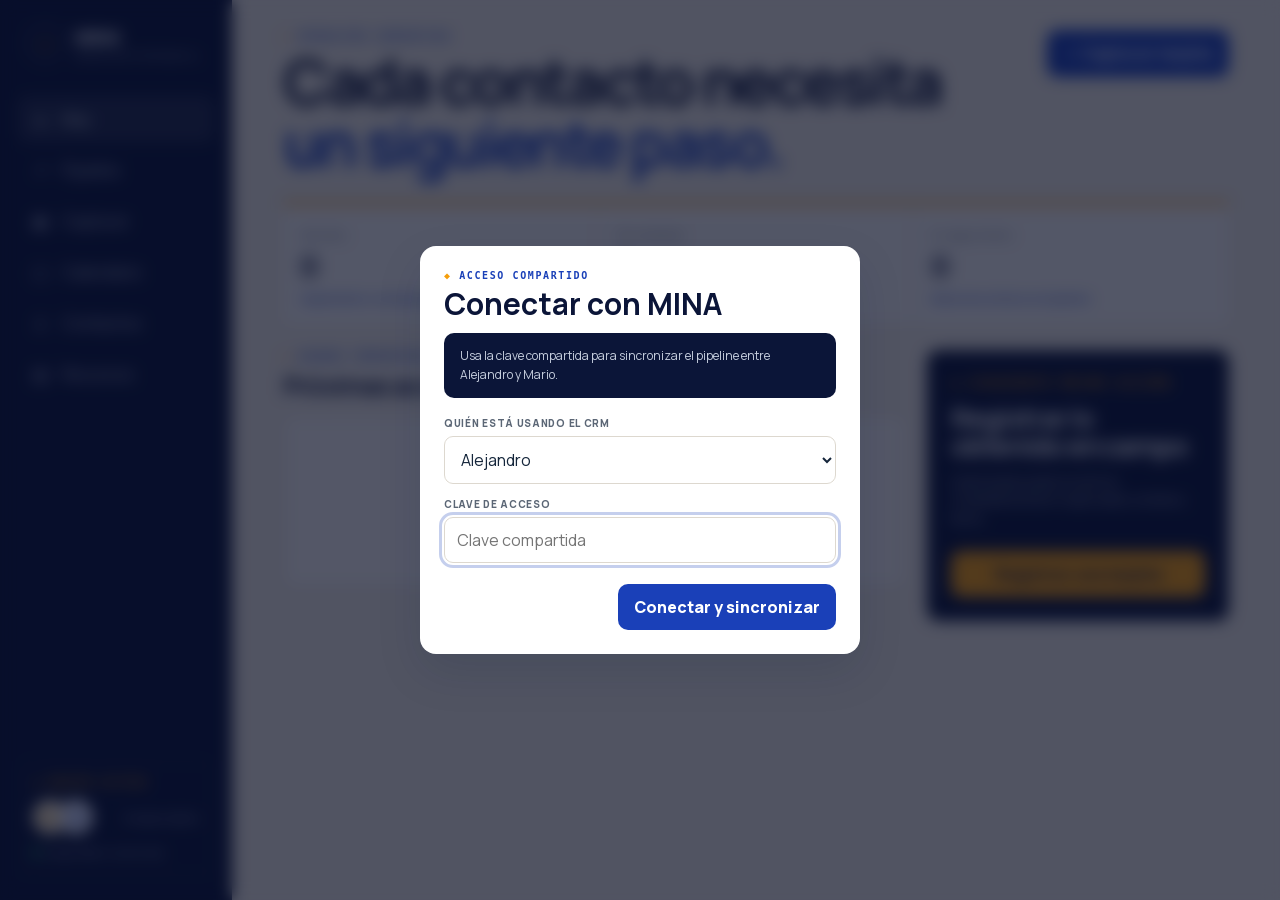
<file: index.html>
<!doctype html>
<html lang="es">
<head>
  <meta charset="utf-8">
  <meta name="viewport" content="width=device-width, initial-scale=1, viewport-fit=cover">
  <meta name="theme-color" content="#0b1538">
  <meta name="apple-mobile-web-app-capable" content="yes">
  <meta name="apple-mobile-web-app-status-bar-style" content="black-translucent">
  <meta name="apple-mobile-web-app-title" content="MINA Operación">
  <title>MINA · Operación Patrimonial</title>
  <link rel="manifest" href="manifest.webmanifest">
  <link rel="icon" href="icon.svg" type="image/svg+xml">
  <link rel="preload" href="fonts/manrope-latin.woff2" as="font" type="font/woff2" crossorigin>
  <link rel="stylesheet" href="styles.css">
</head>
<body>
  <div id="app" aria-live="polite"></div>

  <div id="prospectDialog" class="dialog-backdrop" hidden>
    <section class="dialog" role="dialog" aria-modal="true" aria-labelledby="dialogTitle">
      <header class="dialog__header">
        <div>
          <p class="eyebrow" id="dialogEyebrow">Nueva tarjeta</p>
          <h2 id="dialogTitle">Activar una relación</h2>
        </div>
        <button class="icon-button" data-close-dialog aria-label="Cerrar">×</button>
      </header>

      <form id="prospectForm">
        <button class="photo-capture" id="photoTrigger" type="button">
          <span id="photoPreview" class="photo-capture__preview">◎</span>
          <span><strong>Fotografiar la tarjeta</strong><small>Usa la cámara trasera del teléfono</small></span>
        </button>
        <input id="photoInput" type="file" accept="image/*" capture="environment" hidden>

        <div class="form-grid">
          <label class="field"><span>Nombre</span><input id="nameInput" autocomplete="name" required placeholder="Dra. / Dr."></label>
          <label class="field"><span>Especialidad</span><input id="specialtyInput" required placeholder="Ej. Cardiología"></label>
          <label class="field"><span>Clínica u organización</span><input id="organizationInput" placeholder="Opcional"></label>
          <label class="field"><span>Etapa actual</span><select id="stageInput"><option>Por investigar</option><option>Por contactar</option><option>Contactado</option><option>Respondió</option><option>Reunión</option><option>Oportunidad</option><option>Pausado</option></select></label>
          <label class="field"><span>Cómo obtuvimos la tarjeta</span><select id="sourceInput"><option>Entregada por secretaria</option><option>Entregada por el doctor</option><option>Tomada del mostrador</option><option>Referencia</option><option>Otro</option></select></label>
          <label class="field"><span>Responsable</span><select id="ownerInput"><option>Alejandro</option><option>Mario</option><option>Ambos</option></select></label>
          <label class="field"><span>Teléfono</span><input id="phoneInput" type="tel" autocomplete="tel" inputmode="tel" placeholder="Opcional"></label>
          <label class="field"><span>Correo</span><input id="emailInput" type="email" autocomplete="email" inputmode="email" placeholder="Opcional"></label>
          <label class="field"><span>Piso o ubicación</span><input id="locationInput" placeholder="Ej. Piso 8 · Consultorio 804"></label>
          <label class="field"><span>Siguiente acción</span><input id="nextActionInput" required value="Investigar y preparar acercamiento"></label>
          <label class="field"><span>Fecha de seguimiento</span><input id="dueDateInput" type="date" required></label>
          <label class="field"><span>Cita confirmada</span><input id="appointmentInput" type="datetime-local"></label>
          <label class="field field--full"><span>Contexto de campo</span><textarea id="contextInput" rows="3" placeholder="Quién entregó la tarjeta, qué conversaron y cualquier detalle útil…"></textarea></label>
        </div>

        <footer class="dialog__actions">
          <button class="button button--quiet" type="button" data-close-dialog>Cancelar</button>
          <button class="button button--primary" id="saveProspectButton" type="submit">Guardar y crear seguimiento</button>
        </footer>
      </form>
    </section>
  </div>

  <div id="moveDialog" class="dialog-backdrop" hidden>
    <section class="dialog dialog--small" role="dialog" aria-modal="true" aria-labelledby="moveTitle">
      <header class="dialog__header"><div><p class="eyebrow">Cambiar etapa</p><h2 id="moveTitle">Mover prospecto</h2></div><button class="icon-button" data-close-move aria-label="Cerrar">×</button></header>
      <div id="moveOptions" class="move-options"></div>
    </section>
  </div>

  <div id="summaryDialog" class="dialog-backdrop" hidden>
    <section class="dialog" role="dialog" aria-modal="true" aria-labelledby="summaryName">
      <header class="dialog__header">
        <div><p class="eyebrow" id="summaryEyebrow">Ficha del prospecto</p><h2 id="summaryName">—</h2></div>
        <button class="icon-button" data-close-summary aria-label="Cerrar">×</button>
      </header>
      <div id="summaryBody" class="summary-body"></div>
      <footer class="dialog__actions" id="summaryActions"></footer>
    </section>
  </div>

  <div id="connectionDialog" class="dialog-backdrop" hidden>
    <section class="dialog dialog--small" role="dialog" aria-modal="true" aria-labelledby="connectionTitle">
      <header class="dialog__header">
        <div><p class="eyebrow">Acceso compartido</p><h2 id="connectionTitle">Conectar con MINA</h2></div>
      </header>
      <form id="connectionForm">
        <div class="connection-copy">
          <p>Usa la clave compartida para sincronizar el pipeline entre Alejandro y Mario.</p>
        </div>
        <div class="form-grid form-grid--single">
          <label class="field"><span>Quién está usando el CRM</span><select id="actorInput"><option>Alejandro</option><option>Mario</option></select></label>
          <label class="field"><span>Clave de acceso</span><input id="apiKeyInput" type="password" autocomplete="current-password" required placeholder="Clave compartida"></label>
        </div>
        <p class="connection-error" id="connectionError" hidden></p>
        <footer class="dialog__actions"><button class="button button--primary" type="submit">Conectar y sincronizar</button></footer>
      </form>
    </section>
  </div>

  <div id="toast" class="toast" role="status" hidden></div>

  <script src="src/config.js"></script>
  <script type="module" src="src/app.js"></script>
</body>
</html>
</file>
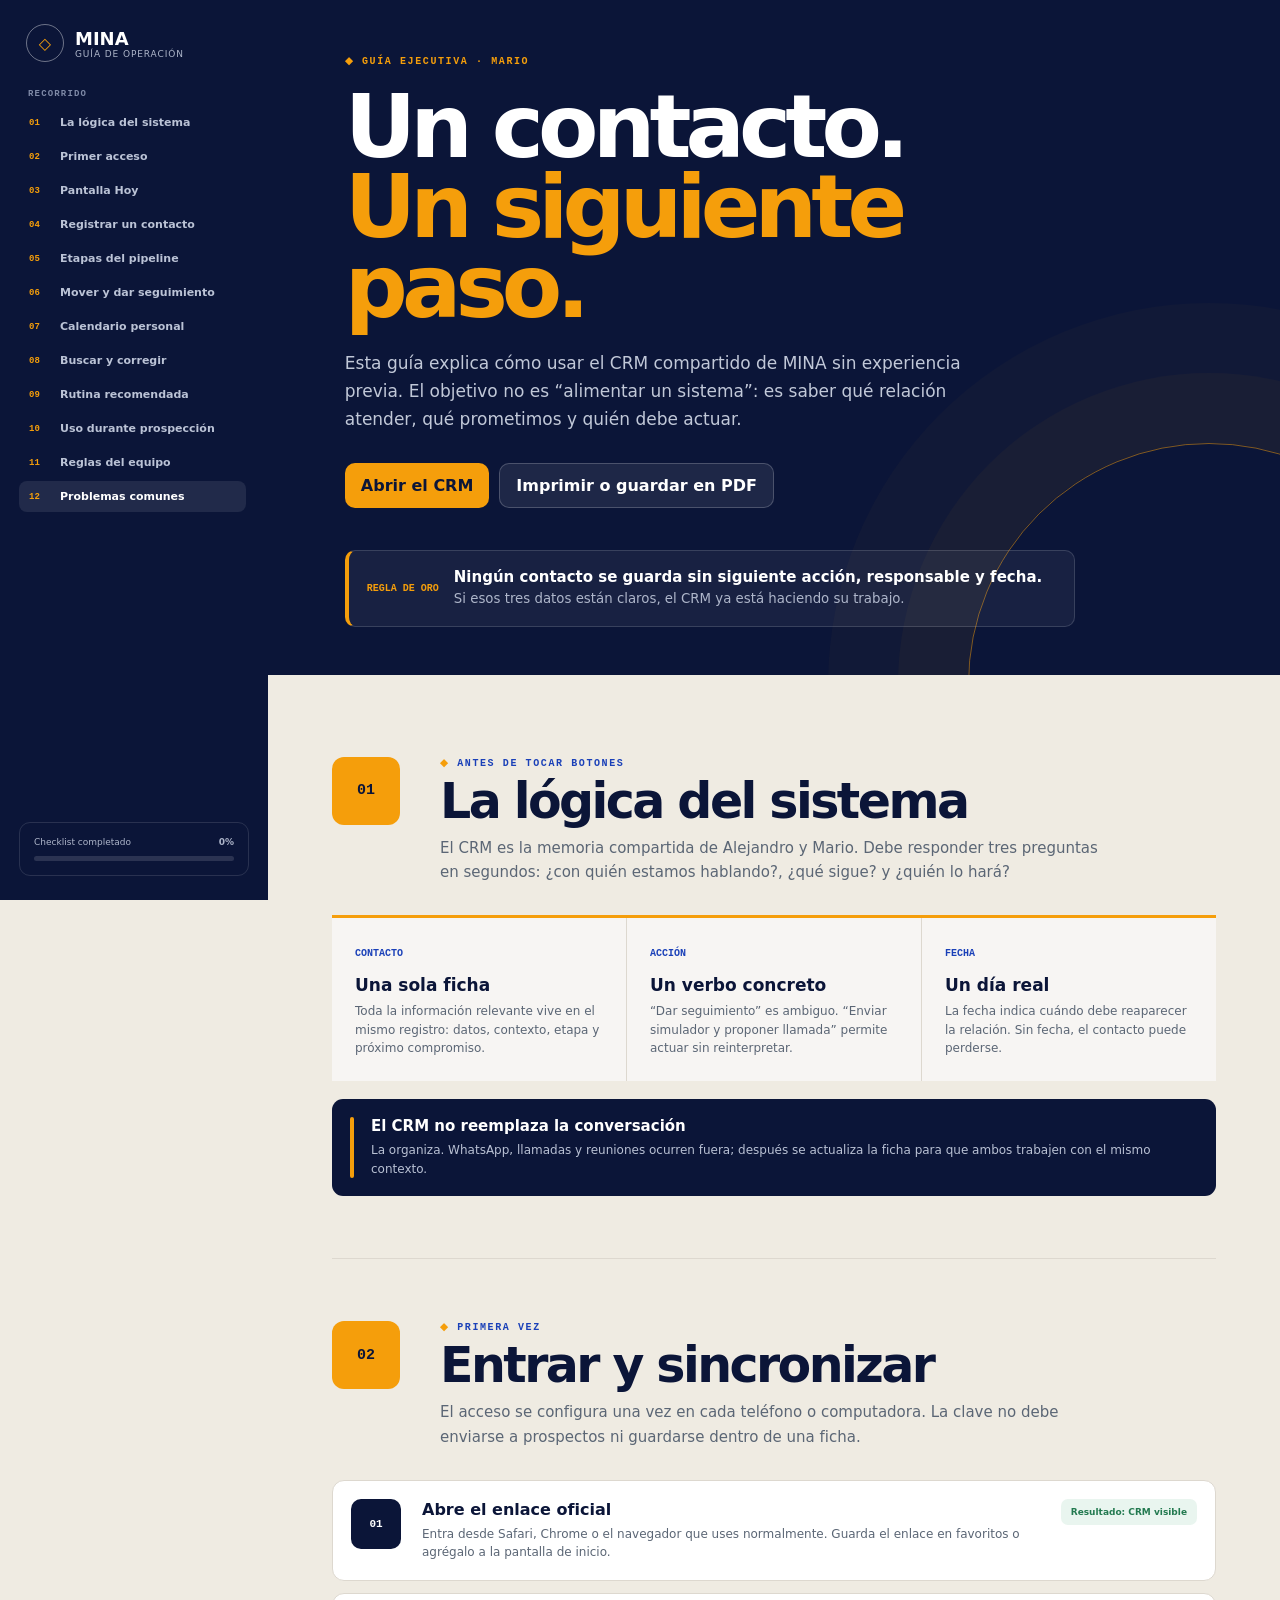
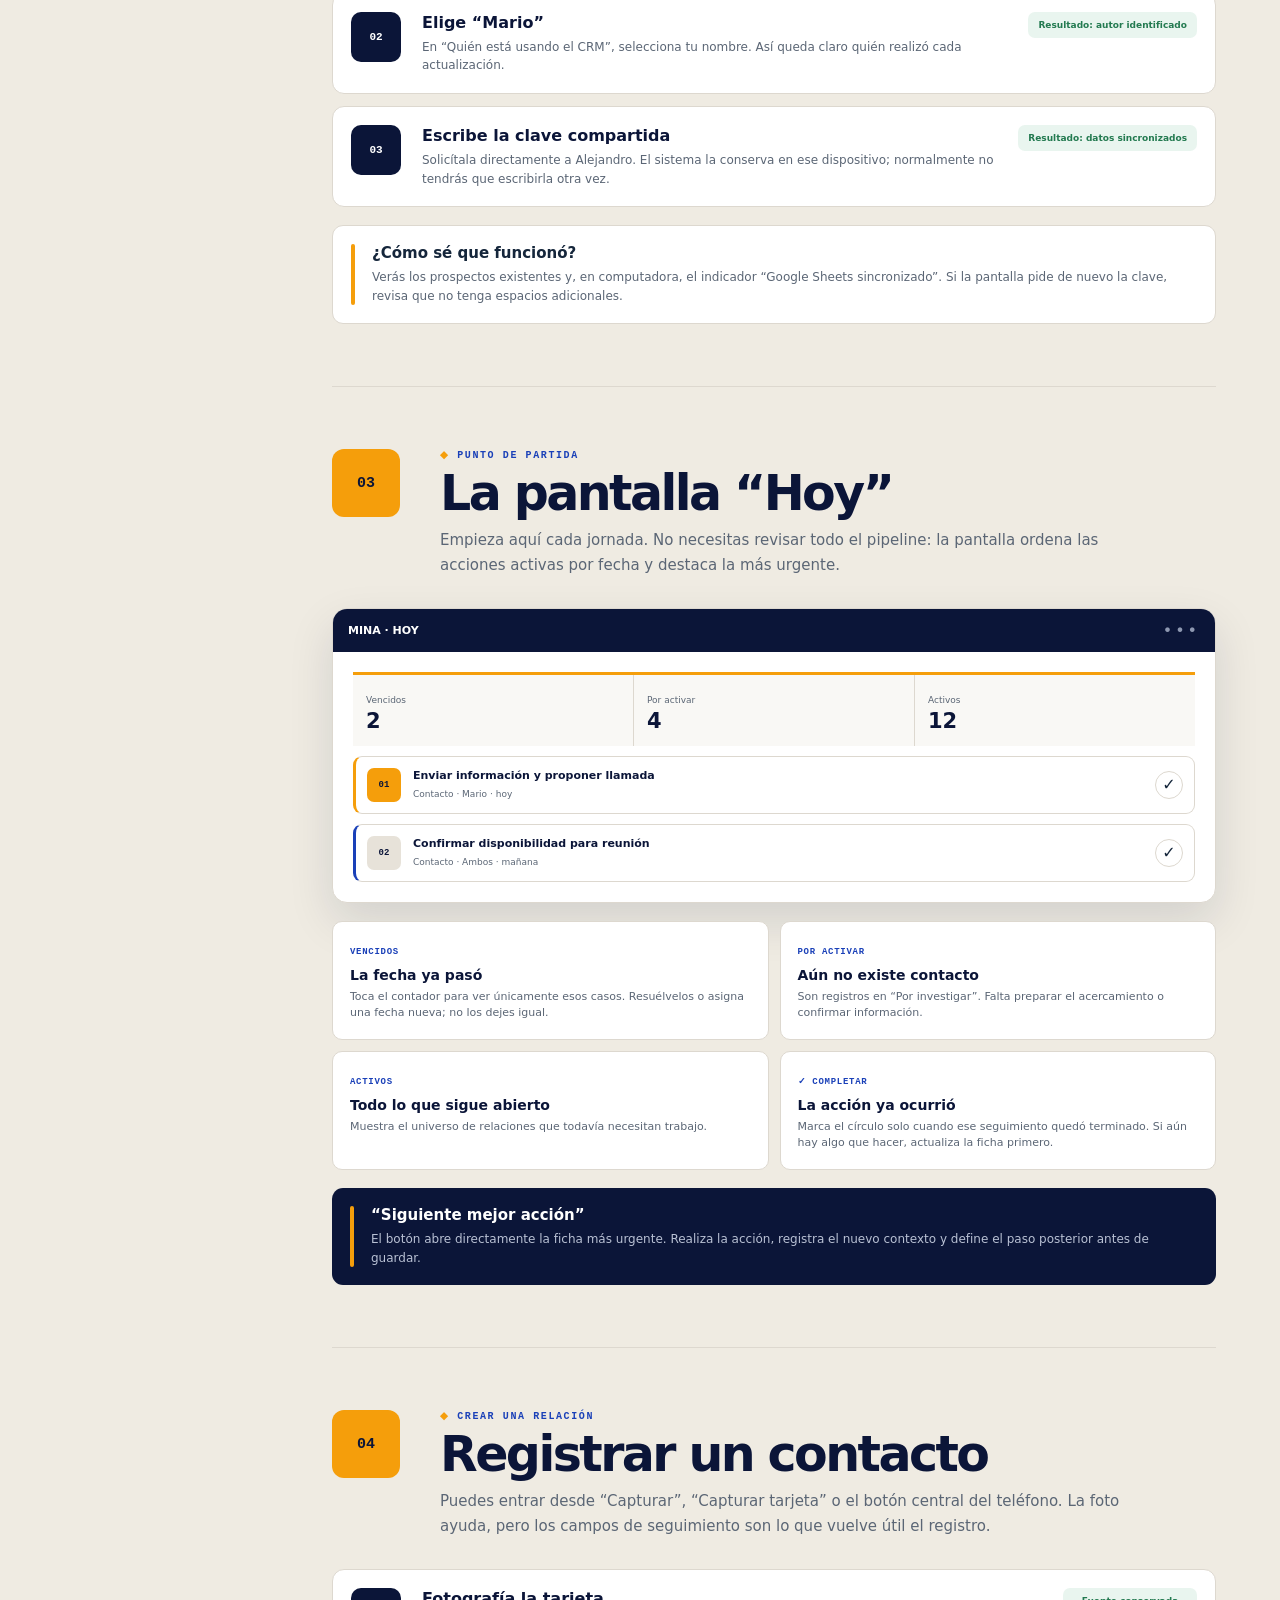
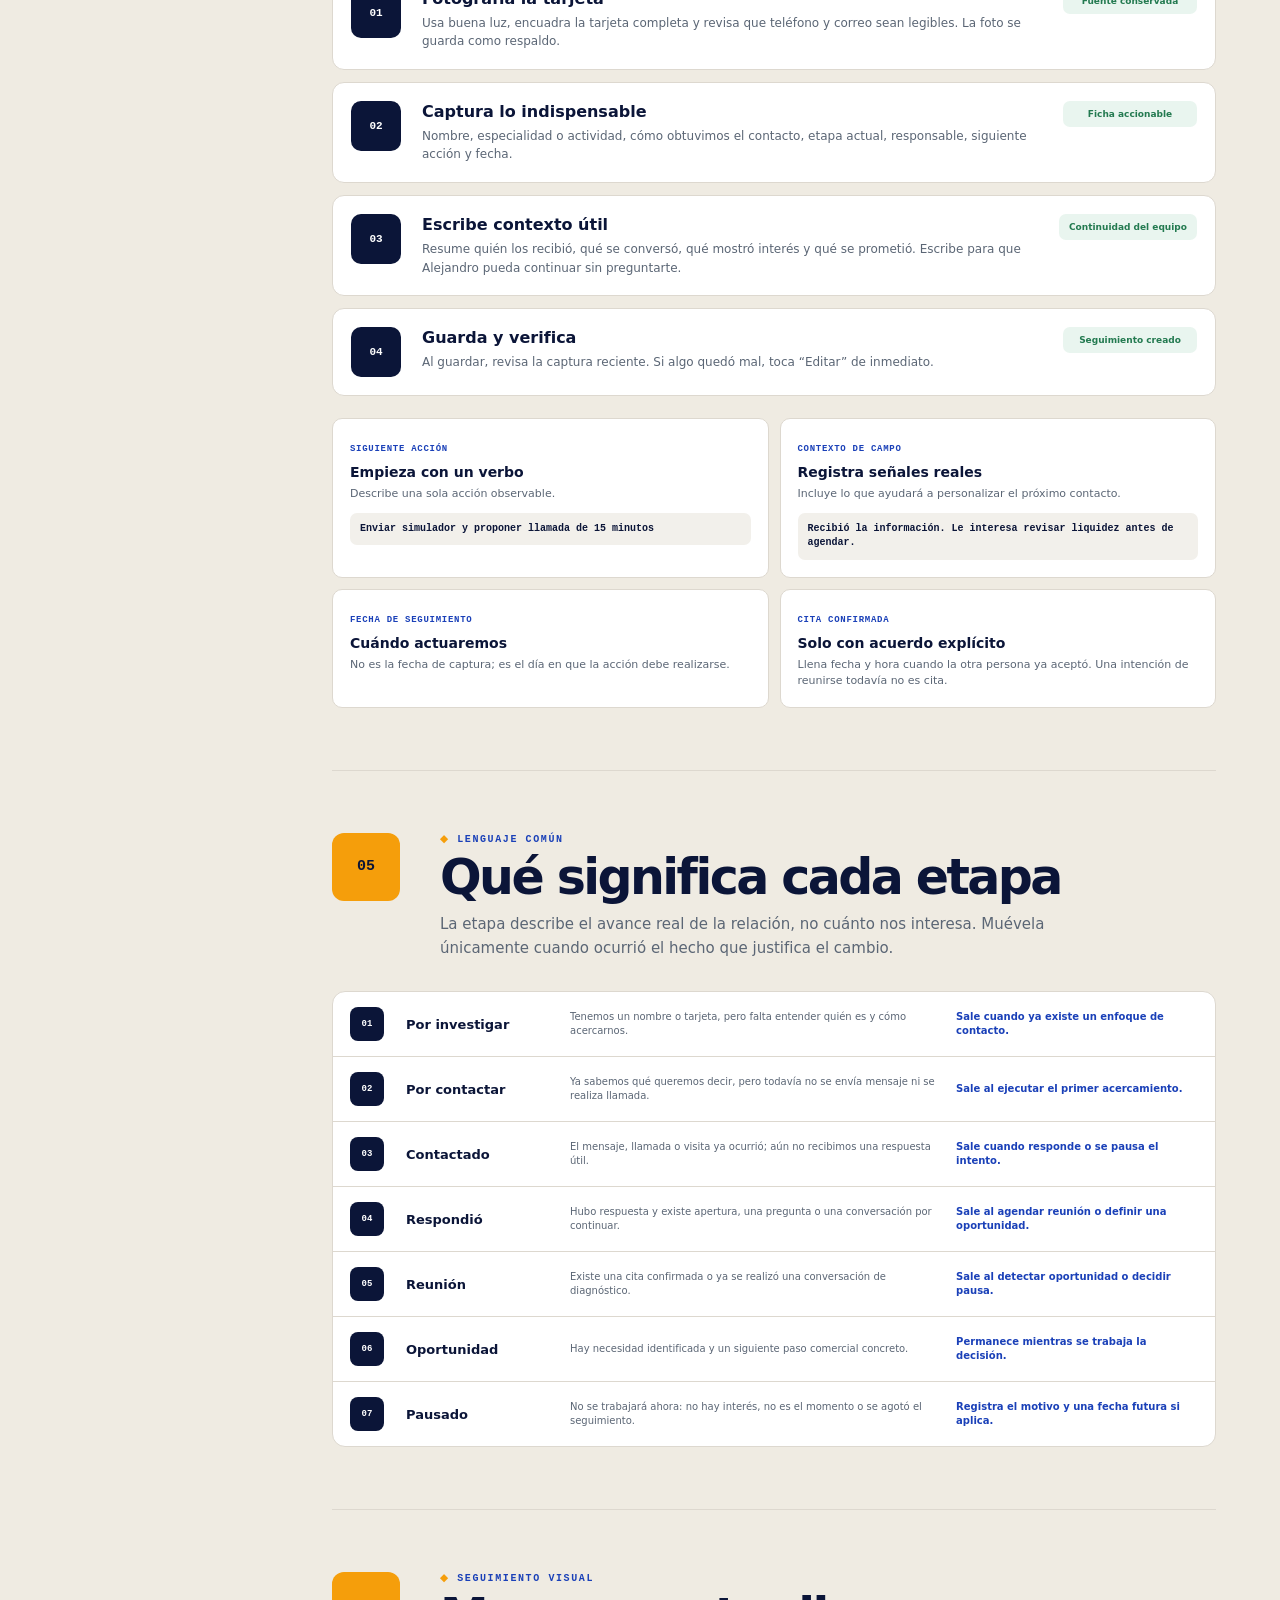
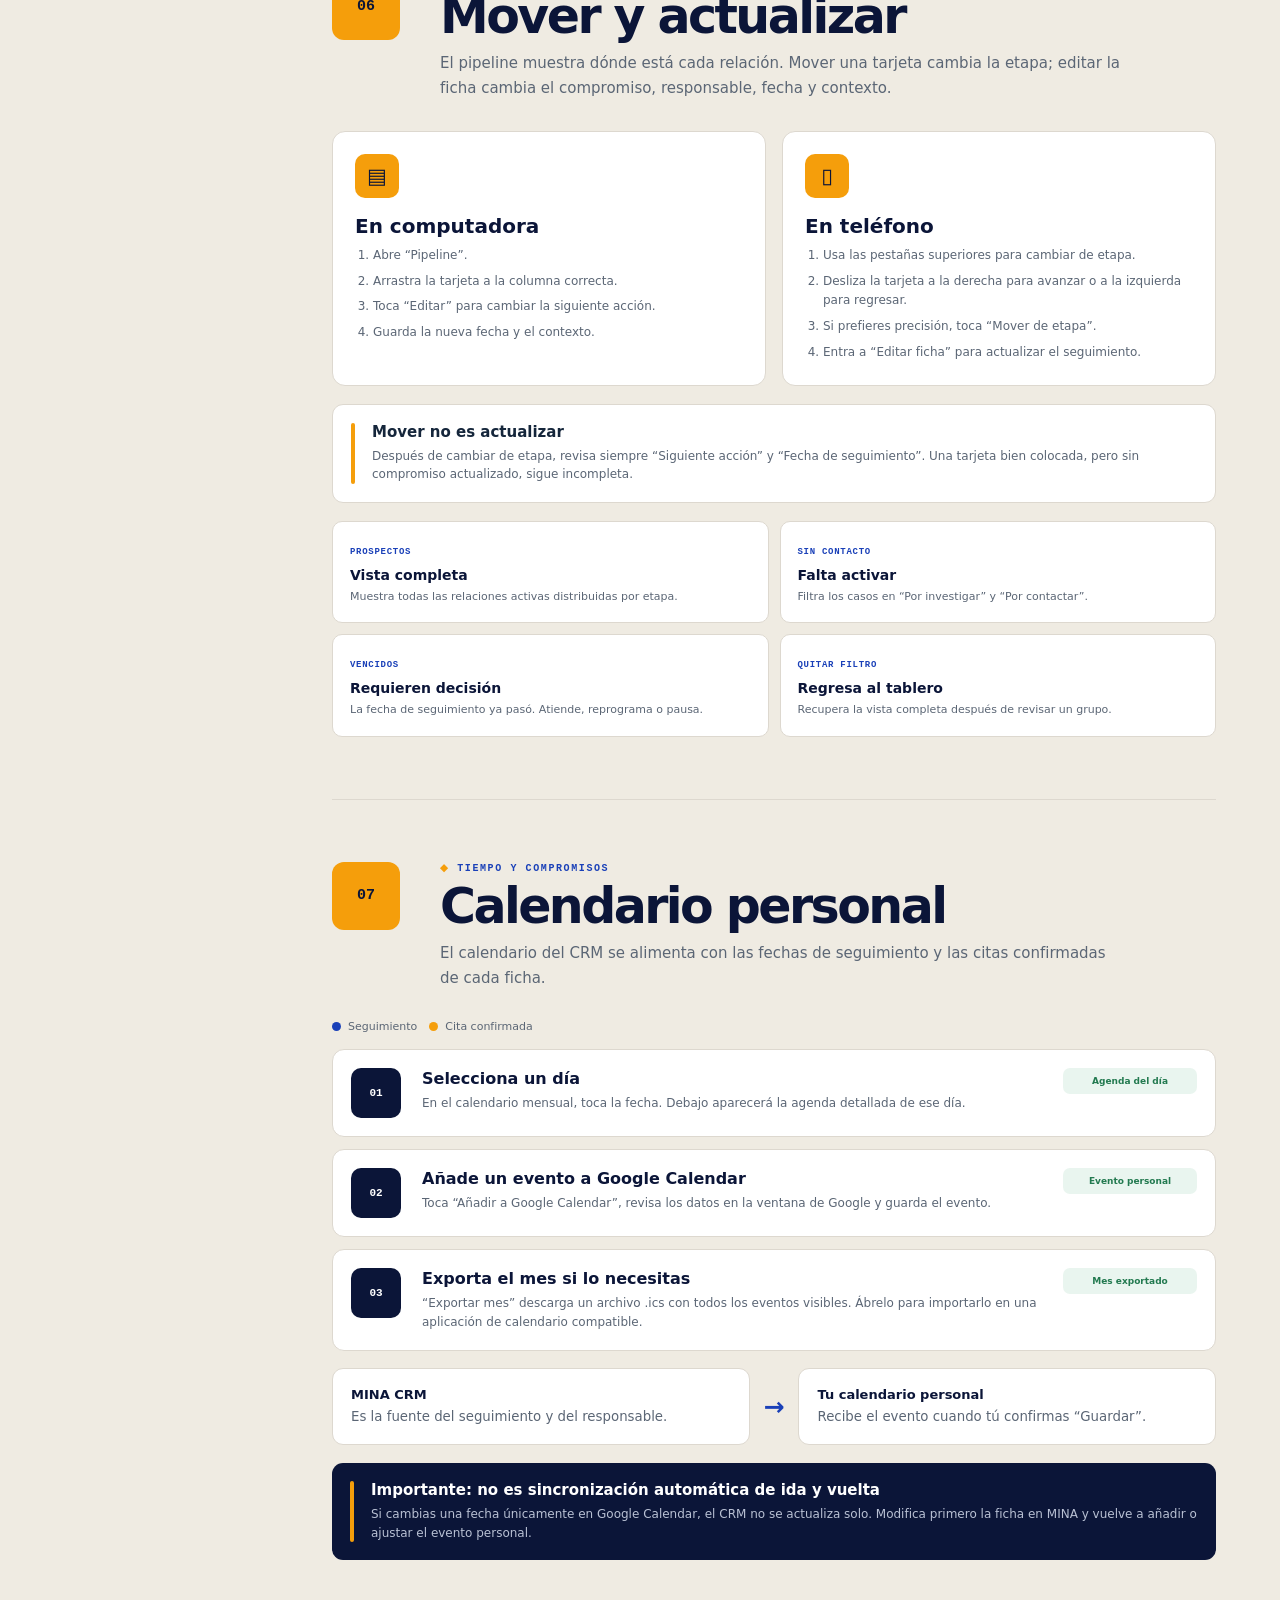
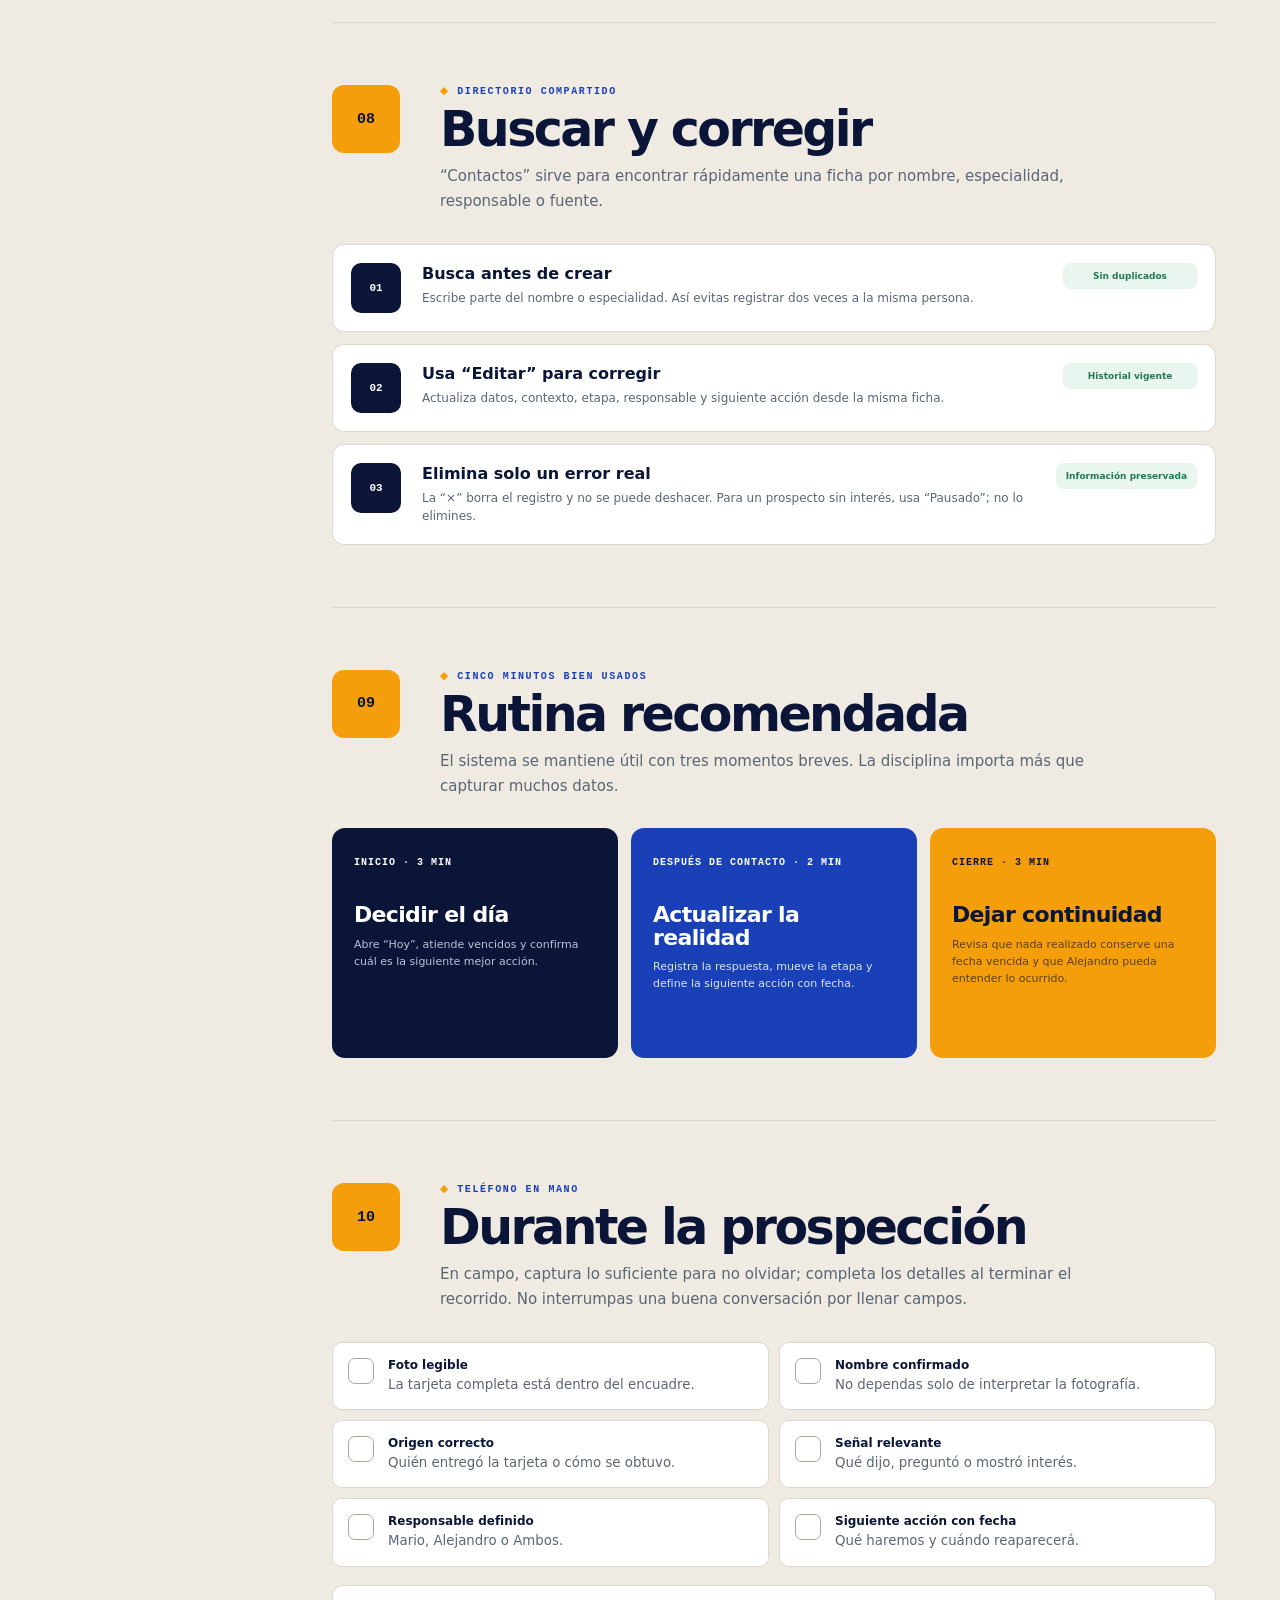
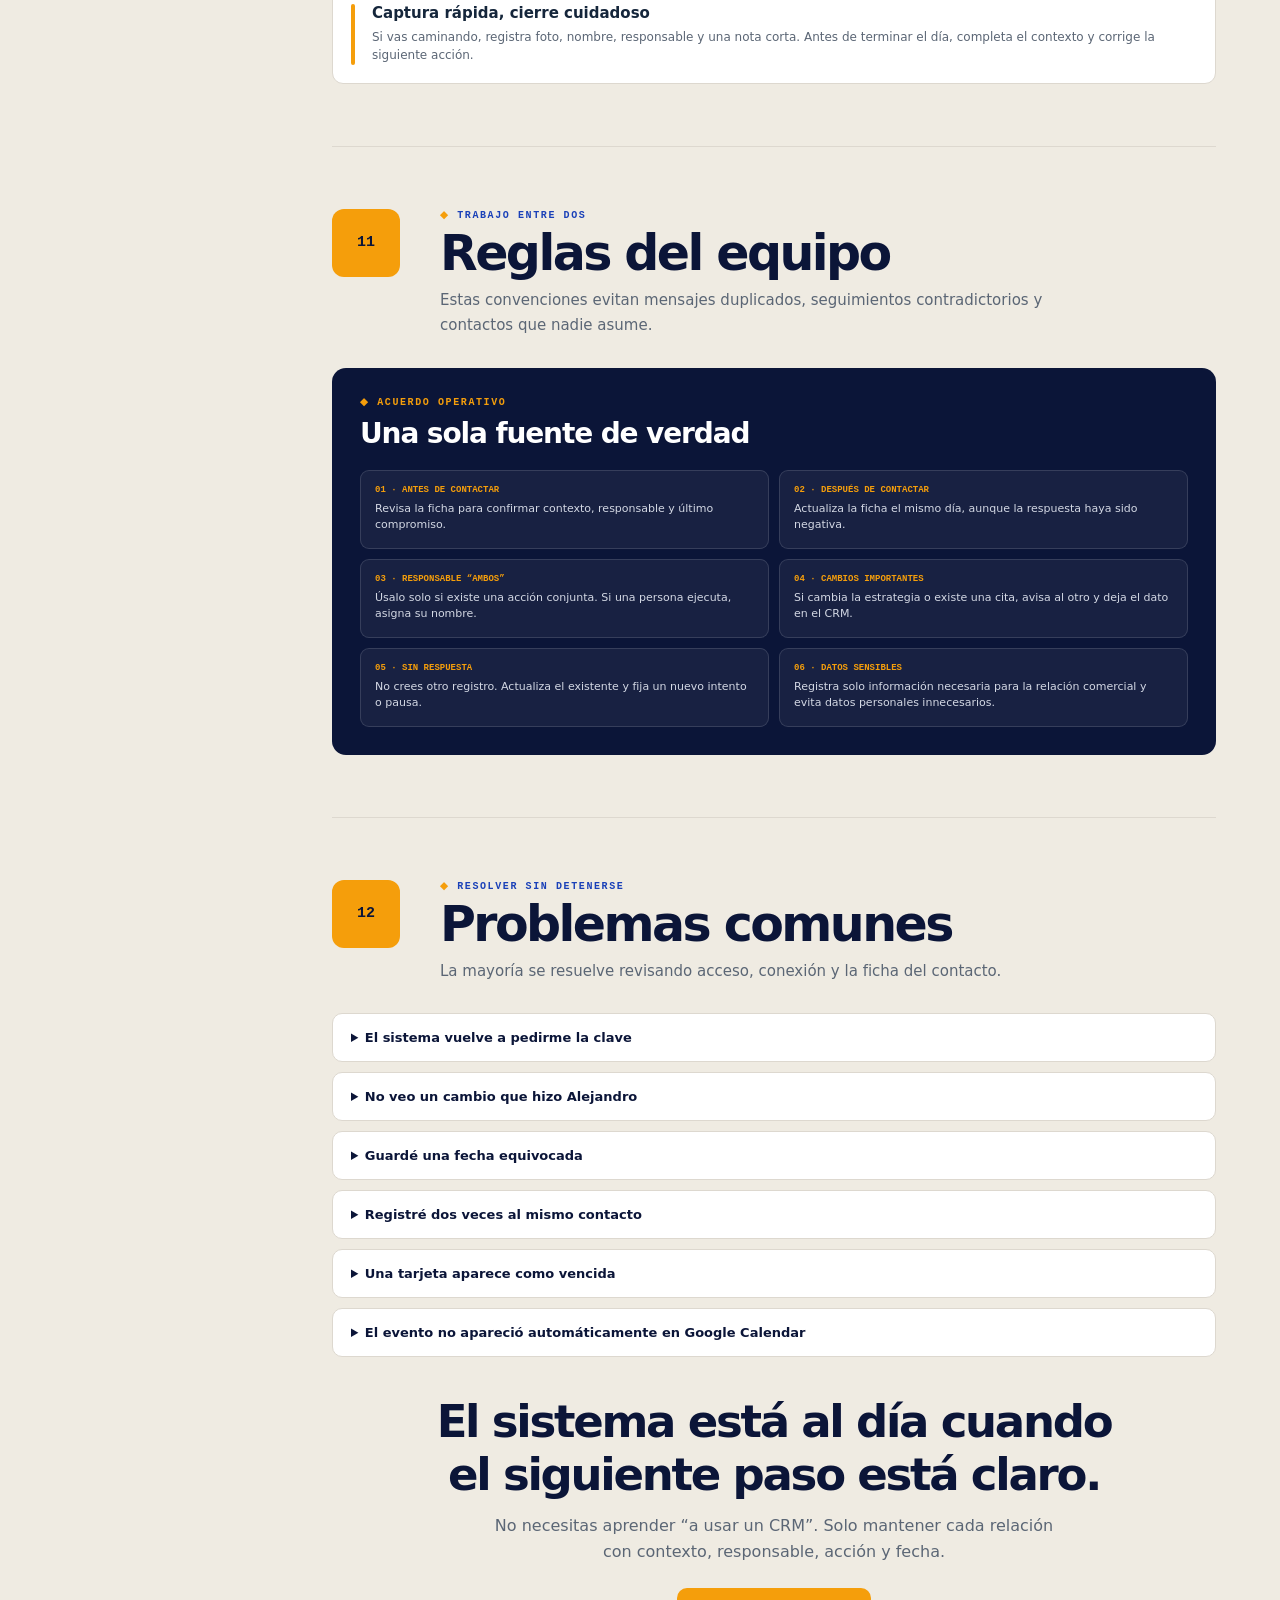
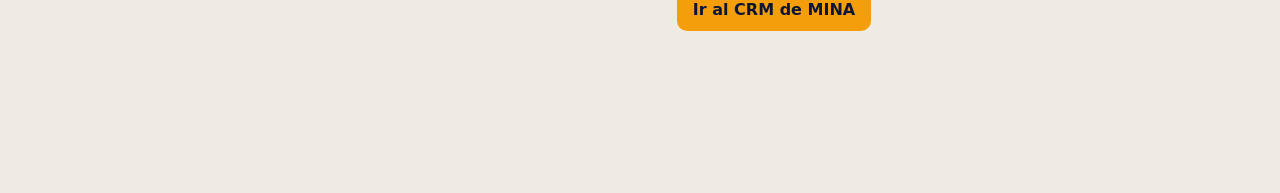
<file: guia-mario.html>
<!doctype html>
<html lang="es">
<head>
  <meta charset="utf-8">
  <meta name="viewport" content="width=device-width, initial-scale=1, viewport-fit=cover">
  <meta name="theme-color" content="#0b1538">
  <title>Guía de operación · MINA CRM</title>
  <style>
    :root {
      --navy: #0b1538;
      --navy-2: #111d49;
      --ivory: #efebe2;
      --paper: #ffffff;
      --amber: #f59e0b;
      --cobalt: #1a40b8;
      --ink: #15263b;
      --muted: #5b6675;
      --line: #ddd8cf;
      --soft: #e7e2d9;
      --success: #237a50;
      --shadow: 0 18px 46px rgba(11, 21, 56, .12);
      --font: Manrope, ui-sans-serif, system-ui, -apple-system, BlinkMacSystemFont, "Segoe UI", sans-serif;
      --mono: "SFMono-Regular", Consolas, monospace;
    }

    * { box-sizing: border-box; }
    html { scroll-behavior: smooth; background: var(--ivory); }
    body { margin: 0; color: var(--ink); background: var(--ivory); font-family: var(--font); }
    button, a { font: inherit; }
    a { color: inherit; }
    button:focus-visible, a:focus-visible, input:focus-visible { outline: 3px solid rgba(26, 64, 184, .28); outline-offset: 3px; }

    .eyebrow { margin: 0; color: var(--cobalt); font: 800 10px/1.4 var(--mono); letter-spacing: .16em; text-transform: uppercase; }
    .eyebrow::before { content: "◆ "; color: var(--amber); }
    .muted { color: var(--muted); }
    .mono { font-family: var(--mono); }

    .shell { display: grid; grid-template-columns: 268px minmax(0, 1fr); min-height: 100vh; }
    .rail { position: sticky; top: 0; display: flex; flex-direction: column; height: 100vh; padding: 24px 19px; color: white; background: var(--navy); }
    .brand { display: flex; align-items: center; gap: 11px; margin: 0 7px 27px; text-decoration: none; }
    .brand__mark { display: grid; width: 38px; height: 38px; place-items: center; color: var(--amber); border: 1px solid rgba(255,255,255,.4); border-radius: 50%; font-weight: 900; }
    .brand strong { display: block; font-size: 18px; font-weight: 900; }
    .brand small { display: block; color: #aeb6ca; font-size: 9px; letter-spacing: .1em; text-transform: uppercase; }
    .rail__label { margin: 0 9px 8px; color: #7f8aa7; font: 700 9px var(--mono); letter-spacing: .13em; text-transform: uppercase; }
    .toc { display: grid; gap: 3px; overflow: auto; padding-right: 3px; }
    .toc a { display: grid; grid-template-columns: 24px 1fr; gap: 7px; align-items: center; padding: 9px 10px; color: #bbc3d6; border-radius: 8px; text-decoration: none; font-size: 11px; font-weight: 700; }
    .toc a:hover, .toc a.active { color: white; background: rgba(255,255,255,.09); }
    .toc b { color: var(--amber); font: 700 9px var(--mono); }
    .rail__footer { margin-top: auto; padding: 14px; border: 1px solid rgba(255,255,255,.12); border-radius: 11px; }
    .progress__meta { display: flex; justify-content: space-between; color: #aeb6ca; font-size: 9px; }
    .progress__bar { height: 5px; margin-top: 9px; overflow: hidden; background: rgba(255,255,255,.13); border-radius: 99px; }
    .progress__bar span { display: block; width: 0; height: 100%; background: var(--amber); transition: width .25s ease; }

    main { min-width: 0; }
    .hero { position: relative; min-height: 530px; overflow: hidden; padding: 55px clamp(28px, 6vw, 82px) 48px; color: white; background: var(--navy); }
    .hero::after { content: ""; position: absolute; width: 480px; height: 480px; right: -170px; bottom: -250px; border: 1px solid rgba(245,158,11,.5); border-radius: 50%; box-shadow: 0 0 0 70px rgba(245,158,11,.035), 0 0 0 140px rgba(245,158,11,.025); }
    .hero__content { position: relative; z-index: 1; max-width: 900px; }
    .hero .eyebrow { color: var(--amber); }
    .hero h1 { max-width: 800px; margin: 18px 0 22px; font-size: clamp(49px, 7vw, 88px); line-height: .91; letter-spacing: -.067em; }
    .hero h1 span { color: var(--amber); }
    .hero__lead { max-width: 660px; margin: 0; color: #c1c8d8; font-size: 17px; line-height: 1.65; }
    .hero__actions { display: flex; flex-wrap: wrap; gap: 10px; margin-top: 30px; }
    .button { display: inline-flex; justify-content: center; align-items: center; gap: 8px; padding: 12px 16px; border: 0; border-radius: 10px; cursor: pointer; font-weight: 850; text-decoration: none; }
    .button--amber { color: var(--navy); background: var(--amber); }
    .button--light { color: white; border: 1px solid rgba(255,255,255,.2); background: rgba(255,255,255,.08); }
    .button--quiet { color: var(--navy); background: var(--soft); }
    .hero__rule { position: relative; z-index: 1; display: grid; grid-template-columns: auto minmax(0, 1fr); gap: 15px; align-items: center; max-width: 730px; margin-top: 42px; padding: 17px 18px; border: 1px solid rgba(255,255,255,.14); border-left: 4px solid var(--amber); border-radius: 10px; background: rgba(255,255,255,.055); }
    .hero__rule b { color: var(--amber); font: 900 10px var(--mono); }
    .hero__rule strong { display: block; font-size: 15px; }
    .hero__rule small { display: block; margin-top: 3px; color: #aeb6ca; line-height: 1.45; }

    .content { max-width: 1180px; margin: 0 auto; padding: 20px clamp(22px, 5vw, 64px) 100px; }
    .section { scroll-margin-top: 22px; padding: 62px 0; border-bottom: 1px solid var(--line); }
    .section:last-child { border-bottom: 0; }
    .section__head { display: grid; grid-template-columns: 84px minmax(0, 680px); gap: 24px; align-items: start; margin-bottom: 30px; }
    .section__number { display: grid; width: 68px; height: 68px; place-items: center; color: var(--navy); background: var(--amber); border-radius: 12px; font: 900 15px var(--mono); }
    .section h2 { margin: 7px 0 10px; color: var(--navy); font-size: clamp(32px, 4vw, 49px); line-height: .98; letter-spacing: -.052em; }
    .section__intro { margin: 0; color: var(--muted); font-size: 15px; line-height: 1.65; }

    .principles { display: grid; grid-template-columns: repeat(3, 1fr); gap: 1px; border-top: 3px solid var(--amber); background: var(--line); }
    .principle { padding: 23px; background: rgba(255,255,255,.76); }
    .principle b { color: var(--cobalt); font: 900 10px var(--mono); }
    .principle h3 { margin: 15px 0 7px; color: var(--navy); font-size: 17px; }
    .principle p { margin: 0; color: var(--muted); font-size: 12px; line-height: 1.55; }

    .steps { display: grid; gap: 12px; }
    .step { display: grid; grid-template-columns: 54px minmax(0, 1fr) auto; gap: 17px; align-items: start; padding: 18px; background: white; border: 1px solid var(--line); border-radius: 12px; }
    .step__number { display: grid; width: 50px; height: 50px; place-items: center; color: white; background: var(--navy); border-radius: 10px; font: 900 11px var(--mono); }
    .step h3 { margin: 1px 0 6px; color: var(--navy); font-size: 16px; }
    .step p { margin: 0; color: var(--muted); font-size: 12px; line-height: 1.55; }
    .step__result { min-width: 134px; padding: 8px 10px; color: var(--success); background: #e9f5ef; border-radius: 7px; font-size: 9px; font-weight: 850; text-align: center; }

    .screen { overflow: hidden; margin-top: 24px; background: white; border: 1px solid var(--line); border-radius: 15px; box-shadow: var(--shadow); }
    .screen__top { display: flex; justify-content: space-between; align-items: center; padding: 12px 15px; color: white; background: var(--navy); }
    .screen__top strong { font-size: 11px; }
    .screen__dots { color: #8e98b1; letter-spacing: 3px; }
    .screen__body { padding: 20px; }
    .screen__stats { display: grid; grid-template-columns: repeat(3, 1fr); gap: 1px; border-top: 3px solid var(--amber); background: var(--line); }
    .screen__stat { padding: 13px; background: #f9f8f5; }
    .screen__stat span { color: var(--muted); font-size: 9px; }
    .screen__stat strong { display: block; margin-top: 2px; color: var(--navy); font-size: 21px; }
    .screen__task { display: grid; grid-template-columns: 36px 1fr 28px; gap: 10px; align-items: center; margin-top: 10px; padding: 11px; border: 1px solid var(--line); border-left: 3px solid var(--amber); border-radius: 9px; }
    .screen__task b:first-child { display: grid; width: 34px; height: 34px; place-items: center; color: var(--navy); background: var(--amber); border-radius: 7px; font: 900 9px var(--mono); }
    .screen__task strong { display: block; color: var(--navy); font-size: 11px; }
    .screen__task small { color: var(--muted); font-size: 9px; }
    .screen__check { display: grid; width: 28px; height: 28px; place-items: center; border: 1px solid var(--line); border-radius: 50%; }

    .callout { display: grid; grid-template-columns: 4px minmax(0, 1fr); gap: 17px; margin-top: 18px; padding: 18px; color: white; background: var(--navy); border-radius: 11px; }
    .callout__rail { background: var(--amber); border-radius: 99px; }
    .callout h3 { margin: 0 0 6px; font-size: 15px; }
    .callout p { margin: 0; color: #b9c1d4; font-size: 12px; line-height: 1.55; }
    .callout--light { color: var(--ink); background: white; border: 1px solid var(--line); }
    .callout--light p { color: var(--muted); }

    .field-map { display: grid; grid-template-columns: repeat(2, 1fr); gap: 11px; }
    .field-card { padding: 17px; background: white; border: 1px solid var(--line); border-radius: 10px; }
    .field-card__label { color: var(--cobalt); font: 850 9px var(--mono); letter-spacing: .08em; text-transform: uppercase; }
    .field-card h3 { margin: 9px 0 6px; color: var(--navy); font-size: 14px; }
    .field-card p { margin: 0; color: var(--muted); font-size: 11px; line-height: 1.5; }
    .field-card code { display: block; margin-top: 10px; padding: 9px 10px; color: var(--navy); background: #f2f0eb; border-radius: 7px; font: 700 10px/1.45 var(--mono); }

    .stage-list { display: grid; gap: 0; overflow: hidden; background: white; border: 1px solid var(--line); border-radius: 13px; }
    .stage { display: grid; grid-template-columns: 42px 150px minmax(0, 1fr) minmax(180px, .65fr); gap: 14px; align-items: center; padding: 15px 17px; border-bottom: 1px solid var(--line); }
    .stage:last-child { border-bottom: 0; }
    .stage__index { display: grid; width: 34px; height: 34px; place-items: center; color: white; background: var(--navy); border-radius: 8px; font: 900 9px var(--mono); }
    .stage strong { color: var(--navy); font-size: 13px; }
    .stage p, .stage small { margin: 0; color: var(--muted); font-size: 10px; line-height: 1.45; }
    .stage small { color: var(--cobalt); font-weight: 800; }

    .device-grid { display: grid; grid-template-columns: 1fr 1fr; gap: 16px; }
    .device { padding: 22px; background: white; border: 1px solid var(--line); border-radius: 13px; }
    .device__icon { display: grid; width: 44px; height: 44px; place-items: center; color: var(--navy); background: var(--amber); border-radius: 10px; font-size: 21px; }
    .device h3 { margin: 16px 0 8px; color: var(--navy); font-size: 20px; }
    .device ol { margin: 0; padding-left: 18px; color: var(--muted); font-size: 12px; line-height: 1.65; }
    .device li + li { margin-top: 6px; }

    .calendar-key { display: flex; flex-wrap: wrap; gap: 12px; margin: 16px 0; }
    .calendar-key span { display: inline-flex; gap: 7px; align-items: center; color: var(--muted); font-size: 11px; }
    .calendar-key i { width: 9px; height: 9px; border-radius: 50%; background: var(--cobalt); }
    .calendar-key span:last-child i { background: var(--amber); }
    .sync-flow { display: grid; grid-template-columns: 1fr auto 1fr; gap: 14px; align-items: center; margin-top: 17px; }
    .sync-box { padding: 18px; background: white; border: 1px solid var(--line); border-radius: 11px; }
    .sync-box b { display: block; color: var(--navy); font-size: 13px; }
    .sync-box small { display: block; margin-top: 5px; color: var(--muted); line-height: 1.45; }
    .sync-arrow { color: var(--cobalt); font-size: 25px; font-weight: 900; }

    .routine { display: grid; grid-template-columns: repeat(3, 1fr); gap: 13px; }
    .routine__card { position: relative; min-height: 230px; padding: 22px; overflow: hidden; color: white; background: var(--navy); border-radius: 13px; }
    .routine__card:nth-child(2) { background: var(--cobalt); }
    .routine__card:nth-child(3) { color: var(--navy); background: var(--amber); }
    .routine__time { font: 900 10px var(--mono); letter-spacing: .1em; }
    .routine__card h3 { margin: 35px 0 9px; font-size: 22px; line-height: 1.02; letter-spacing: -.03em; }
    .routine__card p { margin: 0; color: #bbc3d6; font-size: 11px; line-height: 1.55; }
    .routine__card:nth-child(2) p { color: #dbe3ff; }
    .routine__card:nth-child(3) p { color: #5a400c; }

    .checklist { display: grid; grid-template-columns: 1fr 1fr; gap: 10px; }
    .check { position: relative; display: grid; grid-template-columns: 28px 1fr; gap: 12px; align-items: start; padding: 15px; background: white; border: 1px solid var(--line); border-radius: 10px; cursor: pointer; }
    .check input { position: absolute; opacity: 0; pointer-events: none; }
    .check__box { display: grid; width: 26px; height: 26px; place-items: center; color: transparent; border: 1px solid #aaa69e; border-radius: 7px; font-weight: 900; }
    .check input:checked + .check__box { color: white; border-color: var(--cobalt); background: var(--cobalt); }
    .check strong { display: block; color: var(--navy); font-size: 12px; }
    .check small { display: block; margin-top: 3px; color: var(--muted); line-height: 1.45; }

    .errors { display: grid; gap: 10px; }
    details { background: white; border: 1px solid var(--line); border-radius: 10px; }
    summary { padding: 16px 18px; color: var(--navy); cursor: pointer; font-size: 13px; font-weight: 850; }
    details p { margin: 0; padding: 0 18px 17px; color: var(--muted); font-size: 11px; line-height: 1.6; }

    .quick-card { padding: 28px; color: white; background: var(--navy); border-radius: 14px; }
    .quick-card h3 { margin: 7px 0 20px; font-size: 28px; letter-spacing: -.04em; }
    .quick-grid { display: grid; grid-template-columns: repeat(2, 1fr); gap: 10px; }
    .quick-item { padding: 14px; border: 1px solid rgba(255,255,255,.13); border-radius: 9px; background: rgba(255,255,255,.055); }
    .quick-item b { display: block; color: var(--amber); font: 850 9px var(--mono); text-transform: uppercase; }
    .quick-item span { display: block; margin-top: 6px; color: #d3d8e4; font-size: 11px; line-height: 1.5; }
    .closing { padding: 38px 0 0; text-align: center; }
    .closing strong { display: block; color: var(--navy); font-size: clamp(28px, 4vw, 45px); letter-spacing: -.05em; }
    .closing p { max-width: 580px; margin: 12px auto 24px; color: var(--muted); line-height: 1.6; }

    .mobile-top { display: none; }

    @media (max-width: 900px) {
      .shell { grid-template-columns: 1fr; }
      .rail { display: none; }
      .mobile-top { position: sticky; z-index: 30; top: 0; display: flex; justify-content: space-between; align-items: center; padding: 10px 15px; color: white; background: rgba(11,21,56,.97); backdrop-filter: blur(12px); }
      .mobile-top .brand { margin: 0; }
      .mobile-top .brand__mark { width: 32px; height: 32px; }
      .mobile-top .brand strong { font-size: 14px; }
      .mobile-top .brand small { font-size: 7px; }
      .mobile-top .button { padding: 9px 11px; font-size: 10px; }
      .hero { min-height: auto; padding-top: 54px; }
      .principles, .routine { grid-template-columns: 1fr; }
      .stage { grid-template-columns: 40px 130px 1fr; }
      .stage small { grid-column: 3; }
    }

    @media (max-width: 650px) {
      .hero { padding: 45px 18px 42px; }
      .hero h1 { font-size: 52px; }
      .hero__lead { font-size: 14px; }
      .hero__rule { grid-template-columns: 1fr; }
      .content { padding: 0 18px 70px; }
      .section { padding: 48px 0; }
      .section__head { grid-template-columns: 1fr; gap: 15px; }
      .section__number { width: 50px; height: 50px; }
      .step { grid-template-columns: 46px 1fr; }
      .step__number { width: 43px; height: 43px; }
      .step__result { grid-column: 2; justify-self: start; }
      .field-map, .device-grid, .checklist, .quick-grid { grid-template-columns: 1fr; }
      .stage { grid-template-columns: 35px 1fr; gap: 10px; align-items: start; }
      .stage p, .stage small { grid-column: 2; }
      .sync-flow { grid-template-columns: 1fr; }
      .sync-arrow { transform: rotate(90deg); justify-self: center; }
      .screen__body { padding: 13px; }
      .screen__stat { padding: 10px 8px; }
      .screen__task { grid-template-columns: 34px 1fr; }
      .screen__check { display: none; }
    }

    @media print {
      @page { margin: 14mm; }
      html, body { background: white; }
      .rail, .mobile-top, .hero__actions, .progress__bar, .closing .button { display: none !important; }
      .shell { display: block; }
      .hero { min-height: auto; padding: 28px; print-color-adjust: exact; -webkit-print-color-adjust: exact; }
      .hero h1 { font-size: 50px; }
      .content { max-width: none; padding: 0; }
      .section { padding: 30px 0; break-inside: avoid; }
      .section__head { margin-bottom: 18px; }
      .screen, .step, .field-card, .stage-list, .device, .routine__card, .quick-card, .callout { break-inside: avoid; box-shadow: none; print-color-adjust: exact; -webkit-print-color-adjust: exact; }
      details p { display: block; }
    }

    @media (prefers-reduced-motion: reduce) {
      html { scroll-behavior: auto; }
      *, *::before, *::after { transition: none !important; }
    }
  </style>
</head>
<body>
  <div class="mobile-top">
    <a class="brand" href="#inicio"><span class="brand__mark">◇</span><span><strong>MINA</strong><small>Guía de operación</small></span></a>
    <a class="button button--amber" href="./">Abrir CRM</a>
  </div>

  <div class="shell">
    <aside class="rail">
      <a class="brand" href="#inicio"><span class="brand__mark">◇</span><span><strong>MINA</strong><small>Guía de operación</small></span></a>
      <p class="rail__label">Recorrido</p>
      <nav class="toc" aria-label="Contenido de la guía">
        <a href="#principio"><b>01</b> La lógica del sistema</a>
        <a href="#acceso"><b>02</b> Primer acceso</a>
        <a href="#hoy"><b>03</b> Pantalla Hoy</a>
        <a href="#captura"><b>04</b> Registrar un contacto</a>
        <a href="#etapas"><b>05</b> Etapas del pipeline</a>
        <a href="#pipeline"><b>06</b> Mover y dar seguimiento</a>
        <a href="#calendario"><b>07</b> Calendario personal</a>
        <a href="#contactos"><b>08</b> Buscar y corregir</a>
        <a href="#rutina"><b>09</b> Rutina recomendada</a>
        <a href="#campo"><b>10</b> Uso durante prospección</a>
        <a href="#reglas"><b>11</b> Reglas del equipo</a>
        <a href="#ayuda"><b>12</b> Problemas comunes</a>
      </nav>
      <div class="rail__footer">
        <div class="progress__meta"><span>Checklist completado</span><strong id="progressLabel">0%</strong></div>
        <div class="progress__bar"><span id="progressBar"></span></div>
      </div>
    </aside>

    <main>
      <header class="hero" id="inicio">
        <div class="hero__content">
          <p class="eyebrow">Guía ejecutiva · Mario</p>
          <h1>Un contacto.<br><span>Un siguiente paso.</span></h1>
          <p class="hero__lead">Esta guía explica cómo usar el CRM compartido de MINA sin experiencia previa. El objetivo no es “alimentar un sistema”: es saber qué relación atender, qué prometimos y quién debe actuar.</p>
          <div class="hero__actions">
            <a class="button button--amber" href="./">Abrir el CRM</a>
            <button class="button button--light" type="button" onclick="window.print()">Imprimir o guardar en PDF</button>
          </div>
          <div class="hero__rule"><b>REGLA DE ORO</b><div><strong>Ningún contacto se guarda sin siguiente acción, responsable y fecha.</strong><small>Si esos tres datos están claros, el CRM ya está haciendo su trabajo.</small></div></div>
        </div>
      </header>

      <div class="content">
        <section class="section" id="principio">
          <header class="section__head"><span class="section__number">01</span><div><p class="eyebrow">Antes de tocar botones</p><h2>La lógica del sistema</h2><p class="section__intro">El CRM es la memoria compartida de Alejandro y Mario. Debe responder tres preguntas en segundos: ¿con quién estamos hablando?, ¿qué sigue? y ¿quién lo hará?</p></div></header>
          <div class="principles">
            <article class="principle"><b>CONTACTO</b><h3>Una sola ficha</h3><p>Toda la información relevante vive en el mismo registro: datos, contexto, etapa y próximo compromiso.</p></article>
            <article class="principle"><b>ACCIÓN</b><h3>Un verbo concreto</h3><p>“Dar seguimiento” es ambiguo. “Enviar simulador y proponer llamada” permite actuar sin reinterpretar.</p></article>
            <article class="principle"><b>FECHA</b><h3>Un día real</h3><p>La fecha indica cuándo debe reaparecer la relación. Sin fecha, el contacto puede perderse.</p></article>
          </div>
          <div class="callout"><span class="callout__rail"></span><div><h3>El CRM no reemplaza la conversación</h3><p>La organiza. WhatsApp, llamadas y reuniones ocurren fuera; después se actualiza la ficha para que ambos trabajen con el mismo contexto.</p></div></div>
        </section>

        <section class="section" id="acceso">
          <header class="section__head"><span class="section__number">02</span><div><p class="eyebrow">Primera vez</p><h2>Entrar y sincronizar</h2><p class="section__intro">El acceso se configura una vez en cada teléfono o computadora. La clave no debe enviarse a prospectos ni guardarse dentro de una ficha.</p></div></header>
          <div class="steps">
            <article class="step"><span class="step__number">01</span><div><h3>Abre el enlace oficial</h3><p>Entra desde Safari, Chrome o el navegador que uses normalmente. Guarda el enlace en favoritos o agrégalo a la pantalla de inicio.</p></div><span class="step__result">Resultado: CRM visible</span></article>
            <article class="step"><span class="step__number">02</span><div><h3>Elige “Mario”</h3><p>En “Quién está usando el CRM”, selecciona tu nombre. Así queda claro quién realizó cada actualización.</p></div><span class="step__result">Resultado: autor identificado</span></article>
            <article class="step"><span class="step__number">03</span><div><h3>Escribe la clave compartida</h3><p>Solicítala directamente a Alejandro. El sistema la conserva en ese dispositivo; normalmente no tendrás que escribirla otra vez.</p></div><span class="step__result">Resultado: datos sincronizados</span></article>
          </div>
          <div class="callout callout--light"><span class="callout__rail"></span><div><h3>¿Cómo sé que funcionó?</h3><p>Verás los prospectos existentes y, en computadora, el indicador “Google Sheets sincronizado”. Si la pantalla pide de nuevo la clave, revisa que no tenga espacios adicionales.</p></div></div>
        </section>

        <section class="section" id="hoy">
          <header class="section__head"><span class="section__number">03</span><div><p class="eyebrow">Punto de partida</p><h2>La pantalla “Hoy”</h2><p class="section__intro">Empieza aquí cada jornada. No necesitas revisar todo el pipeline: la pantalla ordena las acciones activas por fecha y destaca la más urgente.</p></div></header>
          <div class="screen" aria-label="Representación de la pantalla Hoy">
            <div class="screen__top"><strong>MINA · HOY</strong><span class="screen__dots">•••</span></div>
            <div class="screen__body">
              <div class="screen__stats"><div class="screen__stat"><span>Vencidos</span><strong>2</strong></div><div class="screen__stat"><span>Por activar</span><strong>4</strong></div><div class="screen__stat"><span>Activos</span><strong>12</strong></div></div>
              <div class="screen__task"><b>01</b><div><strong>Enviar información y proponer llamada</strong><small>Contacto · Mario · hoy</small></div><span class="screen__check">✓</span></div>
              <div class="screen__task" style="border-left-color:#1a40b8"><b style="background:#e7e2d9">02</b><div><strong>Confirmar disponibilidad para reunión</strong><small>Contacto · Ambos · mañana</small></div><span class="screen__check">✓</span></div>
            </div>
          </div>
          <div class="field-map" style="margin-top:18px">
            <article class="field-card"><span class="field-card__label">Vencidos</span><h3>La fecha ya pasó</h3><p>Toca el contador para ver únicamente esos casos. Resuélvelos o asigna una fecha nueva; no los dejes igual.</p></article>
            <article class="field-card"><span class="field-card__label">Por activar</span><h3>Aún no existe contacto</h3><p>Son registros en “Por investigar”. Falta preparar el acercamiento o confirmar información.</p></article>
            <article class="field-card"><span class="field-card__label">Activos</span><h3>Todo lo que sigue abierto</h3><p>Muestra el universo de relaciones que todavía necesitan trabajo.</p></article>
            <article class="field-card"><span class="field-card__label">✓ Completar</span><h3>La acción ya ocurrió</h3><p>Marca el círculo solo cuando ese seguimiento quedó terminado. Si aún hay algo que hacer, actualiza la ficha primero.</p></article>
          </div>
          <div class="callout"><span class="callout__rail"></span><div><h3>“Siguiente mejor acción”</h3><p>El botón abre directamente la ficha más urgente. Realiza la acción, registra el nuevo contexto y define el paso posterior antes de guardar.</p></div></div>
        </section>

        <section class="section" id="captura">
          <header class="section__head"><span class="section__number">04</span><div><p class="eyebrow">Crear una relación</p><h2>Registrar un contacto</h2><p class="section__intro">Puedes entrar desde “Capturar”, “Capturar tarjeta” o el botón central del teléfono. La foto ayuda, pero los campos de seguimiento son lo que vuelve útil el registro.</p></div></header>
          <div class="steps">
            <article class="step"><span class="step__number">01</span><div><h3>Fotografía la tarjeta</h3><p>Usa buena luz, encuadra la tarjeta completa y revisa que teléfono y correo sean legibles. La foto se guarda como respaldo.</p></div><span class="step__result">Fuente conservada</span></article>
            <article class="step"><span class="step__number">02</span><div><h3>Captura lo indispensable</h3><p>Nombre, especialidad o actividad, cómo obtuvimos el contacto, etapa actual, responsable, siguiente acción y fecha.</p></div><span class="step__result">Ficha accionable</span></article>
            <article class="step"><span class="step__number">03</span><div><h3>Escribe contexto útil</h3><p>Resume quién los recibió, qué se conversó, qué mostró interés y qué se prometió. Escribe para que Alejandro pueda continuar sin preguntarte.</p></div><span class="step__result">Continuidad del equipo</span></article>
            <article class="step"><span class="step__number">04</span><div><h3>Guarda y verifica</h3><p>Al guardar, revisa la captura reciente. Si algo quedó mal, toca “Editar” de inmediato.</p></div><span class="step__result">Seguimiento creado</span></article>
          </div>
          <div class="field-map" style="margin-top:22px">
            <article class="field-card"><span class="field-card__label">Siguiente acción</span><h3>Empieza con un verbo</h3><p>Describe una sola acción observable.</p><code>Enviar simulador y proponer llamada de 15 minutos</code></article>
            <article class="field-card"><span class="field-card__label">Contexto de campo</span><h3>Registra señales reales</h3><p>Incluye lo que ayudará a personalizar el próximo contacto.</p><code>Recibió la información. Le interesa revisar liquidez antes de agendar.</code></article>
            <article class="field-card"><span class="field-card__label">Fecha de seguimiento</span><h3>Cuándo actuaremos</h3><p>No es la fecha de captura; es el día en que la acción debe realizarse.</p></article>
            <article class="field-card"><span class="field-card__label">Cita confirmada</span><h3>Solo con acuerdo explícito</h3><p>Llena fecha y hora cuando la otra persona ya aceptó. Una intención de reunirse todavía no es cita.</p></article>
          </div>
        </section>

        <section class="section" id="etapas">
          <header class="section__head"><span class="section__number">05</span><div><p class="eyebrow">Lenguaje común</p><h2>Qué significa cada etapa</h2><p class="section__intro">La etapa describe el avance real de la relación, no cuánto nos interesa. Muévela únicamente cuando ocurrió el hecho que justifica el cambio.</p></div></header>
          <div class="stage-list">
            <article class="stage"><span class="stage__index">01</span><strong>Por investigar</strong><p>Tenemos un nombre o tarjeta, pero falta entender quién es y cómo acercarnos.</p><small>Sale cuando ya existe un enfoque de contacto.</small></article>
            <article class="stage"><span class="stage__index">02</span><strong>Por contactar</strong><p>Ya sabemos qué queremos decir, pero todavía no se envía mensaje ni se realiza llamada.</p><small>Sale al ejecutar el primer acercamiento.</small></article>
            <article class="stage"><span class="stage__index">03</span><strong>Contactado</strong><p>El mensaje, llamada o visita ya ocurrió; aún no recibimos una respuesta útil.</p><small>Sale cuando responde o se pausa el intento.</small></article>
            <article class="stage"><span class="stage__index">04</span><strong>Respondió</strong><p>Hubo respuesta y existe apertura, una pregunta o una conversación por continuar.</p><small>Sale al agendar reunión o definir una oportunidad.</small></article>
            <article class="stage"><span class="stage__index">05</span><strong>Reunión</strong><p>Existe una cita confirmada o ya se realizó una conversación de diagnóstico.</p><small>Sale al detectar oportunidad o decidir pausa.</small></article>
            <article class="stage"><span class="stage__index">06</span><strong>Oportunidad</strong><p>Hay necesidad identificada y un siguiente paso comercial concreto.</p><small>Permanece mientras se trabaja la decisión.</small></article>
            <article class="stage"><span class="stage__index">07</span><strong>Pausado</strong><p>No se trabajará ahora: no hay interés, no es el momento o se agotó el seguimiento.</p><small>Registra el motivo y una fecha futura si aplica.</small></article>
          </div>
        </section>

        <section class="section" id="pipeline">
          <header class="section__head"><span class="section__number">06</span><div><p class="eyebrow">Seguimiento visual</p><h2>Mover y actualizar</h2><p class="section__intro">El pipeline muestra dónde está cada relación. Mover una tarjeta cambia la etapa; editar la ficha cambia el compromiso, responsable, fecha y contexto.</p></div></header>
          <div class="device-grid">
            <article class="device"><span class="device__icon">▤</span><h3>En computadora</h3><ol><li>Abre “Pipeline”.</li><li>Arrastra la tarjeta a la columna correcta.</li><li>Toca “Editar” para cambiar la siguiente acción.</li><li>Guarda la nueva fecha y el contexto.</li></ol></article>
            <article class="device"><span class="device__icon">▯</span><h3>En teléfono</h3><ol><li>Usa las pestañas superiores para cambiar de etapa.</li><li>Desliza la tarjeta a la derecha para avanzar o a la izquierda para regresar.</li><li>Si prefieres precisión, toca “Mover de etapa”.</li><li>Entra a “Editar ficha” para actualizar el seguimiento.</li></ol></article>
          </div>
          <div class="callout callout--light"><span class="callout__rail"></span><div><h3>Mover no es actualizar</h3><p>Después de cambiar de etapa, revisa siempre “Siguiente acción” y “Fecha de seguimiento”. Una tarjeta bien colocada, pero sin compromiso actualizado, sigue incompleta.</p></div></div>
          <div class="field-map" style="margin-top:18px">
            <article class="field-card"><span class="field-card__label">Prospectos</span><h3>Vista completa</h3><p>Muestra todas las relaciones activas distribuidas por etapa.</p></article>
            <article class="field-card"><span class="field-card__label">Sin contacto</span><h3>Falta activar</h3><p>Filtra los casos en “Por investigar” y “Por contactar”.</p></article>
            <article class="field-card"><span class="field-card__label">Vencidos</span><h3>Requieren decisión</h3><p>La fecha de seguimiento ya pasó. Atiende, reprograma o pausa.</p></article>
            <article class="field-card"><span class="field-card__label">Quitar filtro</span><h3>Regresa al tablero</h3><p>Recupera la vista completa después de revisar un grupo.</p></article>
          </div>
        </section>

        <section class="section" id="calendario">
          <header class="section__head"><span class="section__number">07</span><div><p class="eyebrow">Tiempo y compromisos</p><h2>Calendario personal</h2><p class="section__intro">El calendario del CRM se alimenta con las fechas de seguimiento y las citas confirmadas de cada ficha.</p></div></header>
          <div class="calendar-key"><span><i></i> Seguimiento</span><span><i></i> Cita confirmada</span></div>
          <div class="steps">
            <article class="step"><span class="step__number">01</span><div><h3>Selecciona un día</h3><p>En el calendario mensual, toca la fecha. Debajo aparecerá la agenda detallada de ese día.</p></div><span class="step__result">Agenda del día</span></article>
            <article class="step"><span class="step__number">02</span><div><h3>Añade un evento a Google Calendar</h3><p>Toca “Añadir a Google Calendar”, revisa los datos en la ventana de Google y guarda el evento.</p></div><span class="step__result">Evento personal</span></article>
            <article class="step"><span class="step__number">03</span><div><h3>Exporta el mes si lo necesitas</h3><p>“Exportar mes” descarga un archivo .ics con todos los eventos visibles. Ábrelo para importarlo en una aplicación de calendario compatible.</p></div><span class="step__result">Mes exportado</span></article>
          </div>
          <div class="sync-flow"><div class="sync-box"><b>MINA CRM</b><small>Es la fuente del seguimiento y del responsable.</small></div><span class="sync-arrow">→</span><div class="sync-box"><b>Tu calendario personal</b><small>Recibe el evento cuando tú confirmas “Guardar”.</small></div></div>
          <div class="callout"><span class="callout__rail"></span><div><h3>Importante: no es sincronización automática de ida y vuelta</h3><p>Si cambias una fecha únicamente en Google Calendar, el CRM no se actualiza solo. Modifica primero la ficha en MINA y vuelve a añadir o ajustar el evento personal.</p></div></div>
        </section>

        <section class="section" id="contactos">
          <header class="section__head"><span class="section__number">08</span><div><p class="eyebrow">Directorio compartido</p><h2>Buscar y corregir</h2><p class="section__intro">“Contactos” sirve para encontrar rápidamente una ficha por nombre, especialidad, responsable o fuente.</p></div></header>
          <div class="steps">
            <article class="step"><span class="step__number">01</span><div><h3>Busca antes de crear</h3><p>Escribe parte del nombre o especialidad. Así evitas registrar dos veces a la misma persona.</p></div><span class="step__result">Sin duplicados</span></article>
            <article class="step"><span class="step__number">02</span><div><h3>Usa “Editar” para corregir</h3><p>Actualiza datos, contexto, etapa, responsable y siguiente acción desde la misma ficha.</p></div><span class="step__result">Historial vigente</span></article>
            <article class="step"><span class="step__number">03</span><div><h3>Elimina solo un error real</h3><p>La “×” borra el registro y no se puede deshacer. Para un prospecto sin interés, usa “Pausado”; no lo elimines.</p></div><span class="step__result">Información preservada</span></article>
          </div>
        </section>

        <section class="section" id="rutina">
          <header class="section__head"><span class="section__number">09</span><div><p class="eyebrow">Cinco minutos bien usados</p><h2>Rutina recomendada</h2><p class="section__intro">El sistema se mantiene útil con tres momentos breves. La disciplina importa más que capturar muchos datos.</p></div></header>
          <div class="routine">
            <article class="routine__card"><span class="routine__time">INICIO · 3 MIN</span><h3>Decidir el día</h3><p>Abre “Hoy”, atiende vencidos y confirma cuál es la siguiente mejor acción.</p></article>
            <article class="routine__card"><span class="routine__time">DESPUÉS DE CONTACTO · 2 MIN</span><h3>Actualizar la realidad</h3><p>Registra la respuesta, mueve la etapa y define la siguiente acción con fecha.</p></article>
            <article class="routine__card"><span class="routine__time">CIERRE · 3 MIN</span><h3>Dejar continuidad</h3><p>Revisa que nada realizado conserve una fecha vencida y que Alejandro pueda entender lo ocurrido.</p></article>
          </div>
        </section>

        <section class="section" id="campo">
          <header class="section__head"><span class="section__number">10</span><div><p class="eyebrow">Teléfono en mano</p><h2>Durante la prospección</h2><p class="section__intro">En campo, captura lo suficiente para no olvidar; completa los detalles al terminar el recorrido. No interrumpas una buena conversación por llenar campos.</p></div></header>
          <div class="checklist">
            <label class="check"><input class="progress-check" type="checkbox"><span class="check__box">✓</span><span><strong>Foto legible</strong><small>La tarjeta completa está dentro del encuadre.</small></span></label>
            <label class="check"><input class="progress-check" type="checkbox"><span class="check__box">✓</span><span><strong>Nombre confirmado</strong><small>No dependas solo de interpretar la fotografía.</small></span></label>
            <label class="check"><input class="progress-check" type="checkbox"><span class="check__box">✓</span><span><strong>Origen correcto</strong><small>Quién entregó la tarjeta o cómo se obtuvo.</small></span></label>
            <label class="check"><input class="progress-check" type="checkbox"><span class="check__box">✓</span><span><strong>Señal relevante</strong><small>Qué dijo, preguntó o mostró interés.</small></span></label>
            <label class="check"><input class="progress-check" type="checkbox"><span class="check__box">✓</span><span><strong>Responsable definido</strong><small>Mario, Alejandro o Ambos.</small></span></label>
            <label class="check"><input class="progress-check" type="checkbox"><span class="check__box">✓</span><span><strong>Siguiente acción con fecha</strong><small>Qué haremos y cuándo reaparecerá.</small></span></label>
          </div>
          <div class="callout callout--light"><span class="callout__rail"></span><div><h3>Captura rápida, cierre cuidadoso</h3><p>Si vas caminando, registra foto, nombre, responsable y una nota corta. Antes de terminar el día, completa el contexto y corrige la siguiente acción.</p></div></div>
        </section>

        <section class="section" id="reglas">
          <header class="section__head"><span class="section__number">11</span><div><p class="eyebrow">Trabajo entre dos</p><h2>Reglas del equipo</h2><p class="section__intro">Estas convenciones evitan mensajes duplicados, seguimientos contradictorios y contactos que nadie asume.</p></div></header>
          <div class="quick-card">
            <p class="eyebrow" style="color:#f59e0b">Acuerdo operativo</p><h3>Una sola fuente de verdad</h3>
            <div class="quick-grid">
              <div class="quick-item"><b>01 · Antes de contactar</b><span>Revisa la ficha para confirmar contexto, responsable y último compromiso.</span></div>
              <div class="quick-item"><b>02 · Después de contactar</b><span>Actualiza la ficha el mismo día, aunque la respuesta haya sido negativa.</span></div>
              <div class="quick-item"><b>03 · Responsable “Ambos”</b><span>Úsalo solo si existe una acción conjunta. Si una persona ejecuta, asigna su nombre.</span></div>
              <div class="quick-item"><b>04 · Cambios importantes</b><span>Si cambia la estrategia o existe una cita, avisa al otro y deja el dato en el CRM.</span></div>
              <div class="quick-item"><b>05 · Sin respuesta</b><span>No crees otro registro. Actualiza el existente y fija un nuevo intento o pausa.</span></div>
              <div class="quick-item"><b>06 · Datos sensibles</b><span>Registra solo información necesaria para la relación comercial y evita datos personales innecesarios.</span></div>
            </div>
          </div>
        </section>

        <section class="section" id="ayuda">
          <header class="section__head"><span class="section__number">12</span><div><p class="eyebrow">Resolver sin detenerse</p><h2>Problemas comunes</h2><p class="section__intro">La mayoría se resuelve revisando acceso, conexión y la ficha del contacto.</p></div></header>
          <div class="errors">
            <details><summary>El sistema vuelve a pedirme la clave</summary><p>Selecciona “Mario”, escribe nuevamente la clave compartida y confirma. Si cambiaste de navegador, usas modo privado o borraste los datos del sitio, es normal que la solicite otra vez.</p></details>
            <details><summary>No veo un cambio que hizo Alejandro</summary><p>Verifica que tengas conexión a internet y vuelve a cargar la página. Asegúrate de que ambos estén usando el mismo enlace oficial.</p></details>
            <details><summary>Guardé una fecha equivocada</summary><p>Busca el contacto, toca “Editar”, corrige “Fecha de seguimiento” o “Cita confirmada” y guarda. Si ya lo añadiste a Google Calendar, ajusta también ese evento.</p></details>
            <details><summary>Registré dos veces al mismo contacto</summary><p>Conserva la ficha que tenga el contexto más completo. Copia cualquier dato útil desde la duplicada y después elimina solo el registro sobrante.</p></details>
            <details><summary>Una tarjeta aparece como vencida</summary><p>Significa que su fecha de seguimiento ya pasó y continúa activa. Ejecuta la acción, fija una nueva fecha o cambia la etapa a “Pausado” si no se trabajará ahora.</p></details>
            <details><summary>El evento no apareció automáticamente en Google Calendar</summary><p>Debes seleccionar el día en el CRM, tocar “Añadir a Google Calendar” y confirmar “Guardar” en Google. El CRM prepara el evento, pero no lo guarda sin tu confirmación.</p></details>
          </div>

          <div class="closing">
            <strong>El sistema está al día cuando<br>el siguiente paso está claro.</strong>
            <p>No necesitas aprender “a usar un CRM”. Solo mantener cada relación con contexto, responsable, acción y fecha.</p>
            <a class="button button--amber" href="./">Ir al CRM de MINA</a>
          </div>
        </section>
      </div>
    </main>
  </div>

  <script>
    const checks = [...document.querySelectorAll('.progress-check')];
    const progressBar = document.querySelector('#progressBar');
    const progressLabel = document.querySelector('#progressLabel');
    const storageKey = 'mina-guide-mario-checks';

    try {
      const saved = JSON.parse(localStorage.getItem(storageKey) || '[]');
      checks.forEach((check, index) => { check.checked = Boolean(saved[index]); });
    } catch {}

    function updateProgress() {
      const completed = checks.filter(check => check.checked).length;
      const percent = checks.length ? Math.round((completed / checks.length) * 100) : 0;
      progressBar.style.width = `${percent}%`;
      progressLabel.textContent = `${percent}%`;
      localStorage.setItem(storageKey, JSON.stringify(checks.map(check => check.checked)));
    }

    checks.forEach(check => check.addEventListener('change', updateProgress));
    updateProgress();

    const sections = [...document.querySelectorAll('.section')];
    const tocLinks = [...document.querySelectorAll('.toc a')];
    const observer = new IntersectionObserver(entries => {
      const visible = entries.filter(entry => entry.isIntersecting).sort((a, b) => b.intersectionRatio - a.intersectionRatio)[0];
      if (!visible) return;
      tocLinks.forEach(link => link.classList.toggle('active', link.getAttribute('href') === `#${visible.target.id}`));
    }, { rootMargin: '-20% 0px -65% 0px', threshold: [0, .2, .5] });
    sections.forEach(section => observer.observe(section));
  </script>
</body>
</html>
</file>
<file: styles.css>
/* Manrope auto-hospedado (subconjunto latino, eje variable 400–800).
   Antes se declaraba Manrope sin cargarla: en equipos sin la fuente
   instalada (p. ej. el iPhone de Mario) caía al sistema. Ahora se sirve
   desde el repo y funciona offline con el service worker. */
@font-face {
  font-family: 'Manrope';
  font-style: normal;
  font-weight: 400 800;
  font-display: swap;
  src: url('fonts/manrope-latin.woff2') format('woff2');
}

:root {
  --navy: #0b1538;
  --navy-2: #111d49;
  --ivory: #efebe2;
  --paper: #fff;
  --amber: #f59e0b;
  --cobalt: #1a40b8;
  --ink: #15263b;
  --muted: #5b6675;
  --line: #ddd8cf;
  --soft: #e7e2d9;
  --danger: #b54432;
  --shadow: 0 18px 46px rgba(11, 21, 56, .12);
  --safe-bottom: env(safe-area-inset-bottom, 0px);
  --font: Manrope, ui-sans-serif, system-ui, -apple-system, BlinkMacSystemFont, "Segoe UI", sans-serif;
  --mono: "SFMono-Regular", Consolas, monospace;
}

* { box-sizing: border-box; }
html { min-height: 100%; background: var(--ivory); }
body { min-height: 100%; margin: 0; color: var(--ink); background: var(--ivory); font-family: var(--font); }
button, input, select, textarea { font: inherit; }
button { color: inherit; }
button:focus-visible, input:focus-visible, select:focus-visible, textarea:focus-visible { outline: 3px solid rgba(26, 64, 184, .25); outline-offset: 2px; }
[hidden] { display: none !important; }
.eyebrow { margin: 0; color: var(--cobalt); font: 700 10px/1.4 var(--mono); letter-spacing: .16em; text-transform: uppercase; }
.eyebrow::before { content: "◆ "; color: var(--amber); }
.muted { color: var(--muted); }
.micro { font-size: 11px; }

.shell { min-height: 100vh; display: grid; grid-template-columns: 232px minmax(0, 1fr); }
.sidebar { position: sticky; top: 0; height: 100vh; display: flex; flex-direction: column; padding: 24px 18px; color: white; background: var(--navy); }
.brand { display: flex; align-items: center; gap: 11px; margin: 0 8px 34px; }
.brand__mark { display: grid; width: 38px; height: 38px; place-items: center; color: var(--amber); border: 1px solid rgba(255,255,255,.4); border-radius: 50%; font-weight: 900; }
.brand strong { display: block; font-size: 18px; font-weight: 900; }
.brand small { display: block; color: #aeb6ca; font-size: 9px; letter-spacing: .1em; text-transform: uppercase; }
.nav { display: grid; gap: 5px; }
.nav button { display: flex; align-items: center; gap: 12px; width: 100%; padding: 12px 13px; color: #bbc3d6; border: 0; border-radius: 9px; background: transparent; text-align: left; cursor: pointer; }
.nav button:hover, .nav button.active { color: white; background: rgba(255,255,255,.09); }
.nav__icon { width: 19px; font-size: 16px; text-align: center; }
.team-card { margin-top: auto; padding: 14px; border: 1px solid rgba(255,255,255,.12); border-radius: 11px; }
.avatars { display: flex; align-items: center; }
.avatar { display: grid; width: 34px; height: 34px; place-items: center; border-radius: 50%; background: #fff1d2; color: #865500; font-size: 11px; font-weight: 900; }
.avatar.mario { color: var(--cobalt); background: #edf1ff; }
.avatars .avatar + .avatar { margin-left: -8px; border: 3px solid white; }

.page { min-width: 0; padding-bottom: 32px; }
.page-header { display: flex; justify-content: space-between; align-items: flex-start; gap: 24px; padding: 30px clamp(22px, 4vw, 58px) 20px; }
.page-header h1 { max-width: 760px; margin: 7px 0 0; color: var(--navy); font-size: clamp(38px, 5vw, 63px); line-height: .98; letter-spacing: -.055em; }
.page-header h1 span { color: var(--cobalt); }
.header-actions { display: flex; gap: 9px; align-items: center; }
.button { border: 0; border-radius: 10px; cursor: pointer; font-weight: 800; }
.button--primary { padding: 12px 16px; color: white; background: var(--cobalt); }
.button--amber { padding: 12px 16px; color: var(--navy); background: var(--amber); }
.button--quiet { padding: 11px 14px; background: var(--soft); }
.icon-button { display: grid; width: 42px; height: 42px; place-items: center; border: 0; border-radius: 50%; background: var(--soft); cursor: pointer; font-size: 20px; }

.stats { display: grid; grid-template-columns: repeat(3, 1fr); gap: 1px; margin: 8px clamp(22px, 4vw, 58px) 26px; background: var(--line); border-top: 3px solid var(--amber); }
.stat { padding: 17px; border: 0; background: rgba(255,255,255,.72); cursor: pointer; text-align: left; }
.stat:hover { background: white; }
.stat span { color: var(--muted); font-size: 11px; }
.stat strong { display: block; margin-top: 3px; color: var(--navy); font-size: 28px; }
.stat small { color: var(--cobalt); font-size: 9px; font-weight: 800; }
.content-grid { display: grid; grid-template-columns: minmax(0, 1.45fr) minmax(280px, .7fr); gap: 20px; padding: 0 clamp(22px, 4vw, 58px); }
.section-head { display: flex; justify-content: space-between; align-items: end; gap: 12px; margin-bottom: 12px; }
.section-head h2 { margin: 4px 0 0; color: var(--navy); font-size: 25px; letter-spacing: -.035em; }
.empty { padding: 32px; border: 1px dashed #bfb8ad; border-radius: 12px; background: rgba(255,255,255,.5); text-align: center; }
.empty strong { display: block; margin-bottom: 7px; color: var(--navy); font-size: 18px; }

.task-list { display: grid; gap: 10px; }
.task { display: grid; grid-template-columns: 44px minmax(0, 1fr) auto; gap: 13px; align-items: center; padding: 14px; background: white; border: 1px solid var(--line); border-radius: 12px; }
.task.overdue { border-left: 3px solid var(--amber); }
.task__number { display: grid; width: 42px; height: 42px; place-items: center; color: var(--navy); background: var(--amber); border-radius: 8px; font: 900 11px var(--mono); }
.task h3 { margin: 0 0 3px; color: var(--navy); font-size: 14px; }
.task p { margin: 0; color: var(--muted); font-size: 11px; }
.task__complete { width: 36px; height: 36px; border: 1px solid var(--line); border-radius: 50%; background: white; cursor: pointer; }
.task__complete.done { color: white; border-color: var(--cobalt); background: var(--cobalt); }
.focus-panel { padding: 24px; color: white; background: var(--navy); border-radius: 12px; }
.focus-panel h3 { margin: 11px 0 8px; font-size: 27px; line-height: 1.05; letter-spacing: -.04em; }
.focus-panel p { color: #b8c0d3; font-size: 12px; line-height: 1.55; }
.focus-panel .button { width: 100%; margin-top: 10px; }

.pipeline-hero { display: grid; grid-template-columns: 1.4fr repeat(3, minmax(110px, .5fr)); color: white; background: var(--navy); }
.pipeline-hero > * { min-height: 115px; padding: 22px 24px; border-right: 1px solid rgba(255,255,255,.12); }
.pipeline-hero h1 { max-width: 660px; margin: 6px 0 0; font-size: clamp(28px, 4vw, 45px); line-height: 1; letter-spacing: -.05em; }
.pipeline-hero h1 span { color: var(--amber); }
.pipeline-hero strong { display: block; margin-top: 14px; font-size: 28px; }
.pipeline-metric { position: relative; color: white; border: 0; background: transparent; cursor: pointer; text-align: left; }
.pipeline-metric:hover { background: rgba(255,255,255,.06); }
.pipeline-metric.active { background: var(--cobalt); }
.pipeline-metric.active::after { content: ""; position: absolute; right: 18px; bottom: 0; left: 18px; height: 3px; background: var(--amber); }
.pipeline-metric small { display: block; margin-top: 3px; color: #aeb7ce; font-size: 9px; }
.pipeline-metric.active small { color: white; }
.filter-explainer { display: flex; justify-content: space-between; align-items: center; gap: 18px; margin: 18px 24px 0; padding: 14px 16px; background: white; border: 1px solid var(--line); border-radius: 11px; }
.filter-explainer > div { display: flex; align-items: center; gap: 13px; }
.filter-explainer__count { display: grid; flex: 0 0 auto; width: 42px; height: 42px; place-items: center; color: white; background: var(--cobalt); border-radius: 50%; font: 900 12px var(--mono); }
.filter-explainer strong { color: var(--navy); font-size: 13px; }
.filter-explainer p { margin: 3px 0 0; color: var(--muted); font-size: 11px; line-height: 1.45; }
.board-wrap { overflow-x: auto; padding: 24px; }
.board { display: grid; grid-template-columns: repeat(7, minmax(245px, 1fr)); gap: 12px; min-width: 1810px; }
.pipeline-column { min-height: 560px; padding: 10px; background: rgba(255,255,255,.56); border: 1px solid var(--line); border-radius: 13px; transition: background .15s, border-color .15s; }
.pipeline-column.drop-target { background: #fff4dc; border-color: var(--amber); }
.pipeline-column__head { display: flex; justify-content: space-between; align-items: center; padding: 6px 5px 13px; }
.pipeline-column__head h2 { margin: 0; color: var(--navy); font-size: 16px; }
.stage-count { min-width: 31px; padding: 8px; color: white; background: var(--navy); border-radius: 8px; font: 800 10px var(--mono); text-align: center; }
.lead-card { position: relative; z-index: 1; margin-bottom: 9px; padding: 14px; background: white; border: 1px solid var(--line); border-radius: 11px; box-shadow: 0 5px 14px rgba(11,21,56,.04); cursor: grab; touch-action: pan-y; transition: opacity .15s, transform .15s, box-shadow .15s; }
.lead-card:active { cursor: grabbing; }
.lead-card.dragging { z-index: 20; opacity: .78; box-shadow: 0 22px 44px rgba(11,21,56,.25); pointer-events: none; }
.lead-card.swiping { box-shadow: 0 16px 34px rgba(11,21,56,.18); transition: none; }
.lead-card.stale { border-left: 3px solid var(--amber); }
.lead-card h3 { margin: 10px 0 4px; color: var(--navy); font-size: 14px; }
.lead-card p { margin: 0; color: var(--muted); font-size: 11px; line-height: 1.45; }
.pill { display: inline-flex; align-items: center; padding: 5px 9px; border-radius: 999px; background: var(--soft); font-size: 10px; font-weight: 800; }
.pill.amber { color: #875400; background: #fff1cf; }
.next-action { margin-top: 12px; padding-top: 10px; border-top: 1px solid var(--line); font-size: 11px; }
.next-action b { display: block; margin-bottom: 3px; color: var(--cobalt); font-size: 9px; letter-spacing: .07em; text-transform: uppercase; }
.lead-meta { display: flex; justify-content: space-between; align-items: center; margin-top: 13px; }
.drag-hint { position: absolute; right: 11px; top: 11px; color: #8b95a3; font-size: 16px; letter-spacing: -3px; }
.edit-lead { position: absolute; right: 11px; bottom: 11px; padding: 5px 8px; color: var(--cobalt); border: 0; border-radius: 7px; background: #edf1ff; cursor: pointer; font-size: 9px; font-weight: 800; }

.mobile-pipeline { display: none; }
.stage-tabs { display: flex; gap: 7px; overflow-x: auto; padding: 0 18px 12px; scrollbar-width: none; }
.stage-tabs::-webkit-scrollbar { display: none; }
.stage-tab { flex: 0 0 auto; padding: 9px 12px; border: 1px solid var(--line); border-radius: 999px; background: white; cursor: pointer; font-size: 11px; font-weight: 800; }
.stage-tab.active { color: white; border-color: var(--navy); background: var(--navy); }
.mobile-stage { padding: 4px 18px 110px; }
.mobile-stage__head { display: flex; justify-content: space-between; align-items: center; margin: 8px 0 12px; }
.mobile-stage__head h2 { margin: 0; color: var(--navy); font-size: 25px; }
.mobile-lead-actions { display: grid; grid-template-columns: 1fr 1fr; gap: 7px; margin-top: 13px; }
.mobile-lead-actions button { padding: 10px; border: 1px solid var(--line); border-radius: 8px; background: white; font-size: 11px; font-weight: 800; }
.swipe-instruction { margin: 0 18px 14px; padding: 9px 11px; color: var(--muted); background: rgba(255,255,255,.55); border-radius: 8px; font-size: 10px; text-align: center; }

.capture-layout { min-height: 100vh; display: grid; grid-template-columns: minmax(320px, .8fr) minmax(0, 1.2fr); color: white; background: var(--navy); }
.capture-main { display: flex; flex-direction: column; padding: clamp(28px, 5vw, 60px); }
.capture-main h1 { max-width: 500px; margin: 14px 0 15px; font-size: clamp(45px, 6vw, 74px); line-height: .95; letter-spacing: -.06em; }
.capture-main h1 span { color: var(--amber); }
.capture-main > p:not(.eyebrow) { max-width: 470px; color: #b9c1d4; line-height: 1.55; }
.camera-panel { position: relative; display: grid; min-height: 240px; margin: 28px 0 16px; place-items: center; border: 1px solid rgba(255,255,255,.24); border-radius: 14px; background: radial-gradient(circle at 65% 20%, #223774, #111d49 55%, #091231); cursor: pointer; }
.camera-panel::before, .camera-panel::after { content: ""; position: absolute; width: 44px; height: 44px; border-color: var(--amber); }
.camera-panel::before { top: 18px; left: 18px; border-top: 2px solid; border-left: 2px solid; }
.camera-panel::after { right: 18px; bottom: 18px; border-right: 2px solid; border-bottom: 2px solid; }
.camera-card { width: 190px; padding: 24px; color: var(--navy); background: white; border-radius: 8px; box-shadow: 0 20px 40px rgba(0,0,0,.35); transform: rotate(-4deg); text-align: center; }
.camera-card strong { display: block; font-size: 18px; }
.capture-inbox { min-width: 0; padding: clamp(28px, 5vw, 60px); color: var(--ink); background: var(--ivory); }
.capture-inbox h2 { margin: 7px 0 22px; color: var(--navy); font-size: 32px; }
.recent-list { display: grid; gap: 10px; }
.recent-card { display: grid; grid-template-columns: 58px minmax(0, 1fr) auto; gap: 13px; align-items: center; padding: 13px; background: white; border: 1px solid var(--line); border-radius: 11px; }
.recent-photo { width: 58px; height: 58px; object-fit: cover; border-radius: 8px; background: var(--soft); }
.recent-placeholder { display: grid; place-items: center; color: var(--cobalt); font-weight: 900; }
.recent-card h3 { margin: 0 0 3px; color: var(--navy); font-size: 14px; }
.recent-card p { margin: 0; color: var(--muted); font-size: 10px; }

.directory { padding: 0 clamp(22px, 4vw, 58px); }
.search { width: min(100%, 520px); padding: 12px 14px; border: 1px solid var(--line); border-radius: 10px; background: white; }
.directory-list { display: grid; gap: 9px; margin-top: 18px; }
.directory-row { display: grid; grid-template-columns: minmax(0, 1fr) auto auto; gap: 16px; align-items: center; padding: 14px 16px; background: white; border: 1px solid var(--line); border-radius: 10px; }
.directory-row h3 { margin: 0 0 3px; color: var(--navy); font-size: 14px; }
.directory-row p { margin: 0; color: var(--muted); font-size: 11px; }
.delete-button { display: grid; width: 30px; height: 30px; place-items: center; color: var(--danger); border: 1px solid var(--line); border-radius: 50%; background: white; cursor: pointer; font-size: 16px; }

.calendar-page { min-height: 100vh; background: #f8f9fb; }
.calendar-toolbar { display: grid; grid-template-columns: minmax(220px, 1fr) auto minmax(220px, 1fr); gap: 18px; align-items: center; padding: 20px 26px; background: white; border-bottom: 1px solid #d9dde5; }
.calendar-toolbar__identity h1 { margin: 4px 0 0; color: var(--navy); font-size: 26px; font-weight: 700; letter-spacing: -.035em; text-transform: capitalize; }
.calendar-toolbar__nav, .calendar-toolbar__actions { display: flex; align-items: center; gap: 8px; }
.calendar-toolbar__actions { justify-content: flex-end; }
.calendar-nav-button { display: grid; width: 38px; height: 38px; place-items: center; color: #4b5565; border: 0; border-radius: 50%; background: transparent; cursor: pointer; font-size: 25px; }
.calendar-nav-button:hover { background: #eef1f5; }
.calendar-sync-note { display: flex; gap: 12px; align-items: center; margin: 18px 26px 0; padding: 12px 15px; background: #eef3ff; border: 1px solid #d5e0ff; border-radius: 10px; }
.calendar-sync-note__icon { display: grid; flex: 0 0 auto; width: 34px; height: 34px; place-items: center; color: white; background: var(--cobalt); border-radius: 8px; font-weight: 900; }
.calendar-sync-note strong { color: var(--navy); font-size: 12px; }
.calendar-sync-note p { margin: 2px 0 0; color: var(--muted); font-size: 10px; }
.month-calendar { margin: 18px 26px 0; overflow: hidden; background: white; border: 1px solid #d9dde5; border-radius: 12px; }
.month-weekdays { display: grid; grid-template-columns: repeat(7, 1fr); border-bottom: 1px solid #d9dde5; }
.month-weekdays span { padding: 10px 8px; color: #707785; border-right: 1px solid #e5e7eb; font: 700 9px var(--mono); text-align: center; }
.month-weekdays span:last-child { border-right: 0; }
.month-grid { display: grid; grid-template-columns: repeat(7, minmax(0, 1fr)); }
.month-day { min-width: 0; min-height: 116px; padding: 7px; overflow: hidden; color: var(--ink); border: 0; border-right: 1px solid #e5e7eb; border-bottom: 1px solid #e5e7eb; background: white; cursor: pointer; text-align: left; }
.month-day:nth-child(7n) { border-right: 0; }
.month-day:nth-last-child(-n+7) { border-bottom: 0; }
.month-day:hover { background: #f6f8fc; }
.month-day.outside { background: #fafbfc; }
.month-day.outside .month-day__number { color: #aeb3bd; }
.month-day.selected { box-shadow: inset 0 0 0 2px var(--cobalt); }
.month-day__number { display: grid; width: 25px; height: 25px; place-items: center; margin: 0 auto 5px; border-radius: 50%; color: #535b68; font-size: 11px; font-weight: 700; }
.month-day.today .month-day__number { color: white; background: var(--cobalt); }
.month-day__events { display: grid; gap: 3px; }
.month-event { display: flex; gap: 4px; align-items: center; min-width: 0; padding: 4px 6px; overflow: hidden; color: #173b9f; background: #e9efff; border-left: 3px solid var(--cobalt); border-radius: 4px; font-size: 9px; font-weight: 700; text-overflow: ellipsis; white-space: nowrap; }
.month-event.appointment { color: #7a4a00; background: #fff0ce; border-left-color: var(--amber); }
.month-event b { flex: 0 0 auto; font-size: 8px; }
.month-more { padding-left: 5px; color: var(--muted); font-size: 9px; font-weight: 800; }
.day-agenda { margin: 18px 26px 40px; }
.day-agenda > header { display: flex; justify-content: space-between; align-items: end; gap: 16px; margin-bottom: 10px; }
.day-agenda h2 { margin: 4px 0 0; color: var(--navy); font-size: 22px; text-transform: capitalize; }
.day-agenda__count { color: var(--muted); font-size: 11px; }
.day-agenda__list { display: grid; gap: 9px; }
.agenda-event { position: relative; display: grid; grid-template-columns: 5px minmax(0, 1fr) auto; gap: 14px; align-items: center; padding: 14px 15px; overflow: hidden; background: white; border: 1px solid #dfe2e8; border-radius: 10px; }
.agenda-event__rail { align-self: stretch; background: var(--cobalt); border-radius: 999px; }
.agenda-event__rail.appointment { background: var(--amber); }
.agenda-event h3 { margin: 3px 0; color: var(--navy); font-size: 14px; }
.agenda-event p { margin: 0; color: var(--muted); font-size: 10px; }
.agenda-event__actions { display: flex; gap: 7px; }
.agenda-event__actions .button { padding: 9px 11px; font-size: 10px; text-decoration: none; }
.button--google { color: #174ea6; background: #e8f0fe; }

.mobile-nav { display: none; }
.fab { display: none; }

.dialog-backdrop { position: fixed; z-index: 100; inset: 0; display: grid; place-items: center; padding: 18px; background: rgba(6, 13, 37, .68); backdrop-filter: blur(8px); }
.dialog { width: min(100%, 720px); max-height: 92vh; overflow: auto; background: var(--paper); border-radius: 16px; box-shadow: var(--shadow); }
.dialog--small { width: min(100%, 440px); }
.dialog__header { display: flex; justify-content: space-between; align-items: flex-start; padding: 23px 24px 14px; }
.dialog__header h2 { margin: 6px 0 0; color: var(--navy); font-size: 30px; line-height: 1; }
.photo-capture { display: grid; grid-template-columns: 78px 1fr; gap: 15px; align-items: center; width: calc(100% - 48px); margin: 0 24px; padding: 13px; border: 1px dashed #a9a397; border-radius: 11px; background: #f5f1e9; text-align: left; cursor: pointer; }
.photo-capture__preview { display: grid; width: 78px; height: 60px; overflow: hidden; place-items: center; color: var(--cobalt); background: white; border-radius: 7px; font-size: 24px; }
.photo-capture__preview img { width: 100%; height: 100%; object-fit: cover; }
.photo-capture strong, .photo-capture small { display: block; }
.photo-capture small { margin-top: 3px; color: var(--muted); font-size: 10px; }
.form-grid { display: grid; grid-template-columns: 1fr 1fr; gap: 13px; padding: 18px 24px 4px; }
.form-grid--single { grid-template-columns: 1fr; }
.field { display: grid; gap: 6px; }
.field--full { grid-column: 1 / -1; }
.field > span { color: var(--muted); font-size: 10px; font-weight: 800; letter-spacing: .07em; text-transform: uppercase; }
.field input, .field select, .field textarea { width: 100%; padding: 11px 12px; color: var(--ink); border: 1px solid var(--line); border-radius: 9px; background: white; }
.dialog__actions { display: flex; justify-content: flex-end; gap: 9px; padding: 17px 24px 24px; }
.move-options { display: grid; gap: 7px; padding: 4px 24px 24px; }
.move-options button { display: flex; justify-content: space-between; padding: 13px; border: 1px solid var(--line); border-radius: 9px; background: white; cursor: pointer; font-weight: 800; text-align: left; }
.move-options button.active { color: var(--cobalt); border-color: var(--cobalt); background: #edf1ff; }
.connection-copy { margin: 0 24px; padding: 14px 16px; color: #c6cede; background: var(--navy); border-radius: 10px; }
.connection-copy p { margin: 0; font-size: 12px; line-height: 1.55; }
.connection-error { margin: 12px 24px 0; padding: 10px 12px; color: #8a2418; background: #fde8e5; border-radius: 8px; font-size: 11px; }
.sync-status { display: inline-flex; align-items: center; gap: 6px; margin-top: 12px; color: #aeb6ca; font-size: 9px; }
.sync-status::before { content: ""; width: 7px; height: 7px; border-radius: 50%; background: #38b26f; box-shadow: 0 0 0 3px rgba(56,178,111,.16); }
.toast { position: fixed; z-index: 130; right: 20px; bottom: 20px; max-width: 370px; padding: 13px 16px; color: white; background: #111b2b; border-radius: 10px; box-shadow: var(--shadow); font-size: 12px; }

@media (max-width: 900px) {
  .shell { grid-template-columns: 1fr; }
  .sidebar { display: none; }
  .content-grid { grid-template-columns: 1fr; }
  .capture-layout { grid-template-columns: 1fr; }
  .capture-main { min-height: 100svh; }
  .pipeline-hero { grid-template-columns: 1fr repeat(3, 1fr); }
  .pipeline-hero > div:first-child { grid-column: 1 / -1; }
  .calendar-toolbar { grid-template-columns: 1fr auto; }
  .calendar-toolbar__nav { grid-column: 1 / -1; grid-row: 2; justify-content: center; }

  /* La barra lateral se oculta aquí; el menú inferior debe aparecer desde este
     mismo ancho para que no quede una franja (700–900px) sin ninguna navegación. */
  body { padding-bottom: calc(72px + var(--safe-bottom)); }
  .page { padding-bottom: 90px; }
  .mobile-nav { position: fixed; z-index: 70; right: 0; bottom: 0; left: 0; display: grid; grid-template-columns: repeat(5, 1fr); padding: 7px 8px calc(7px + var(--safe-bottom)); background: rgba(11,21,56,.97); backdrop-filter: blur(12px); }
  .mobile-nav button { display: grid; gap: 3px; place-items: center; padding: 6px 3px; color: #aeb7cc; border: 0; background: transparent; font-size: 9px; cursor: pointer; }
  .mobile-nav button span { font-size: 18px; }
  .mobile-nav button.active { color: white; }
  .mobile-nav button.capture { transform: translateY(-13px); }
  .mobile-nav button.capture span { display: grid; width: 48px; height: 48px; place-items: center; color: var(--navy); background: var(--amber); border-radius: 50%; box-shadow: 0 8px 20px rgba(0,0,0,.3); }
}

@media (max-width: 700px) {
  body { padding-bottom: calc(72px + var(--safe-bottom)); }
  .page { padding-bottom: 90px; }
  .page-header { padding: 22px 18px 15px; }
  .page-header h1 { font-size: 40px; }
  .header-actions .button--quiet { display: none; }
  .stats { margin: 4px 18px 21px; }
  .stat { padding: 11px 9px; }
  .stat strong { font-size: 22px; }
  .content-grid { padding: 0 18px; }
  .board-wrap { display: none; }
  .mobile-pipeline { display: block; }
  .pipeline-hero { grid-template-columns: repeat(3, 1fr); }
  .pipeline-hero > * { min-height: 84px; padding: 13px 12px; }
  .pipeline-hero > div:first-child { display: none; }
  .pipeline-hero strong { margin-top: 7px; font-size: 22px; }
  .pipeline-metric small { font-size: 8px; }
  .filter-explainer { align-items: flex-start; margin: 12px 18px 0; }
  .filter-explainer > div { align-items: flex-start; }
  .filter-explainer .button { flex: 0 0 auto; padding: 8px 10px; font-size: 9px; }
  .tower-head { display: none; }
  .lead-card { cursor: default; }
  .capture-main { min-height: calc(100svh - 72px); padding: 30px 18px; }
  .capture-main h1 { font-size: 49px; }
  .capture-inbox { padding: 30px 18px 110px; }
  .camera-panel { min-height: 220px; }
  .directory { padding: 0 18px 100px; }
  .directory-row { grid-template-columns: 1fr auto; }
  .directory-row .pill { display: none; }
  .calendar-toolbar { grid-template-columns: 1fr; gap: 12px; padding: 18px; }
  .calendar-toolbar__identity h1 { font-size: 25px; }
  .calendar-toolbar__nav { grid-column: auto; grid-row: auto; justify-content: flex-start; }
  .calendar-toolbar__actions { justify-content: stretch; }
  .calendar-toolbar__actions .button { flex: 1; padding: 10px 9px; font-size: 10px; }
  .calendar-sync-note { align-items: flex-start; margin: 14px 18px 0; }
  .calendar-sync-note p { line-height: 1.45; }
  .month-calendar { margin: 14px 0 0; border-right: 0; border-left: 0; border-radius: 0; }
  .month-weekdays span { padding: 8px 2px; font-size: 8px; }
  .month-day { min-height: 72px; padding: 4px 2px; }
  .month-day__number { width: 23px; height: 23px; margin-bottom: 3px; font-size: 10px; }
  .month-day__events { justify-items: center; }
  .month-event { width: 7px; height: 7px; padding: 0; border: 0; border-radius: 50%; background: var(--cobalt); font-size: 0; }
  .month-event.appointment { background: var(--amber); }
  .month-event:nth-child(n+4), .month-more { display: none; }
  .day-agenda { margin: 18px 18px 110px; }
  .day-agenda h2 { font-size: 19px; }
  .agenda-event { grid-template-columns: 4px minmax(0, 1fr); }
  .agenda-event__actions { grid-column: 2; display: grid; grid-template-columns: 1fr; }
  .agenda-event__actions .button { text-align: center; }
  .mobile-nav { position: fixed; z-index: 70; right: 0; bottom: 0; left: 0; display: grid; grid-template-columns: repeat(5, 1fr); padding: 7px 8px calc(7px + var(--safe-bottom)); background: rgba(11,21,56,.97); backdrop-filter: blur(12px); }
  .mobile-nav button { display: grid; gap: 3px; place-items: center; padding: 6px 3px; color: #aeb7cc; border: 0; background: transparent; font-size: 9px; cursor: pointer; }
  .mobile-nav button span { font-size: 18px; }
  .mobile-nav button.active { color: white; }
  .mobile-nav button.capture { transform: translateY(-13px); }
  .mobile-nav button.capture span { display: grid; width: 48px; height: 48px; place-items: center; color: var(--navy); background: var(--amber); border-radius: 50%; box-shadow: 0 8px 20px rgba(0,0,0,.3); }
  .toast { right: 14px; bottom: calc(84px + var(--safe-bottom)); left: 14px; max-width: none; }
  .dialog-backdrop { padding: 0; align-items: end; }
  .dialog { width: 100%; max-height: 94svh; border-radius: 18px 18px 0 0; }
  .form-grid { grid-template-columns: 1fr; }
  .field--full { grid-column: auto; }
  .dialog__actions { flex-direction: column-reverse; }
  .dialog__actions .button { width: 100%; padding: 13px; }
}

@media (prefers-reduced-motion: reduce) {
  *, *::before, *::after { scroll-behavior: auto !important; transition: none !important; animation: none !important; }
}

/* Ficha rápida (resumen del prospecto al presionar una tarjeta) */
.is-clickable { cursor: pointer; }
.summary-body { padding: 2px 24px 4px; }
.summary-hero { padding: 15px 18px; border-radius: 12px; background: var(--navy); color: #fff; }
.summary-hero__label { display: block; margin-bottom: 6px; font-size: 11px; letter-spacing: .06em; text-transform: uppercase; color: rgba(255,255,255,.72); }
.summary-hero.overdue .summary-hero__label { color: var(--amber); }
.summary-hero strong { font-size: 19px; line-height: 1.25; }
.summary-grid { display: grid; grid-template-columns: 1fr 1fr; gap: 0 22px; margin-top: 16px; border-top: 1px solid var(--line); }
.summary-grid > div { padding: 11px 0; border-bottom: 1px solid var(--line); }
.summary-grid dt { font-size: 11px; letter-spacing: .05em; text-transform: uppercase; color: var(--muted); }
.summary-grid dd { margin: 5px 0 0; font-size: 14px; font-weight: 600; color: var(--navy); }
.summary-grid dd .pill { font-weight: 800; }
.summary-grid a { color: var(--navy); text-decoration: none; border-bottom: 1px solid var(--line); }
.summary-context { margin-top: 15px; padding: 13px 16px; background: var(--ivory); border: 1px solid var(--line); border-radius: 10px; }
.summary-context p { margin: 5px 0 0; color: var(--ink); line-height: 1.5; }

/* Biblioteca de recursos */
.resources { padding: 0 clamp(22px, 4vw, 58px) 40px; }
.resource-group { margin-top: 26px; }
.resource-group__title { margin: 0 0 14px; color: var(--navy); font-size: 15px; letter-spacing: -.01em; text-transform: uppercase; }
.resource-grid { display: grid; grid-template-columns: repeat(auto-fill, minmax(280px, 1fr)); gap: 16px; }
.resource-card { display: flex; flex-direction: column; padding: 20px; background: var(--paper); border: 1px solid var(--line); border-radius: 14px; box-shadow: var(--shadow); }
.resource-card.is-soon { background: var(--ivory); box-shadow: none; border-style: dashed; }
.resource-card__top { display: flex; justify-content: space-between; align-items: flex-start; gap: 10px; }
.resource-card__top h3 { margin: 0; color: var(--navy); font-size: 17px; line-height: 1.2; }
.resource-card p { margin: 9px 0 16px; color: var(--muted); font-size: 13.5px; line-height: 1.5; flex: 1; }
.resource-card .button { align-self: flex-start; }
.resource-tag { flex: none; padding: 4px 9px; border-radius: 999px; background: #e7f3ec; color: #1f7a4d; font-size: 10px; font-weight: 800; letter-spacing: .02em; }
.resource-tag--soft { background: var(--soft); color: var(--muted); }
.resource-card__soon { align-self: flex-start; padding: 8px 14px; border-radius: 10px; background: var(--soft); color: var(--muted); font-size: 12px; font-weight: 700; }
</file>
